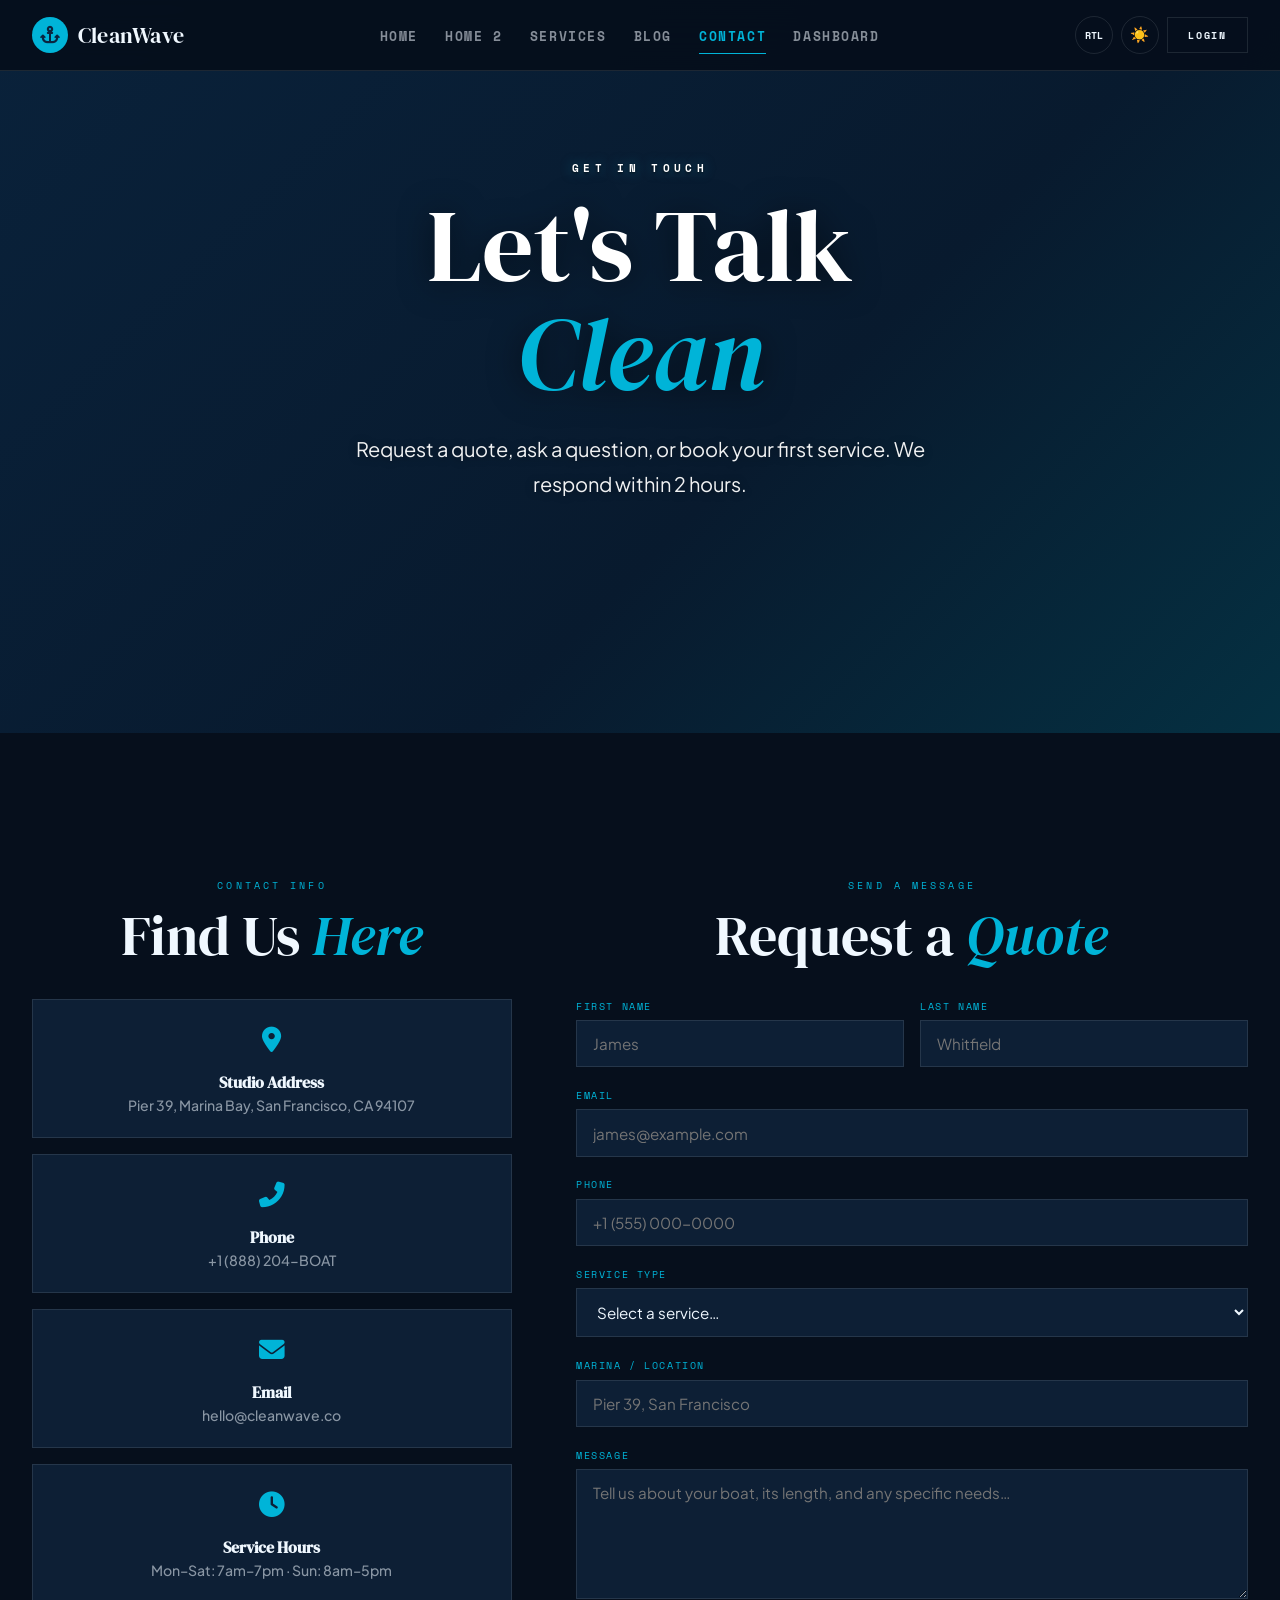
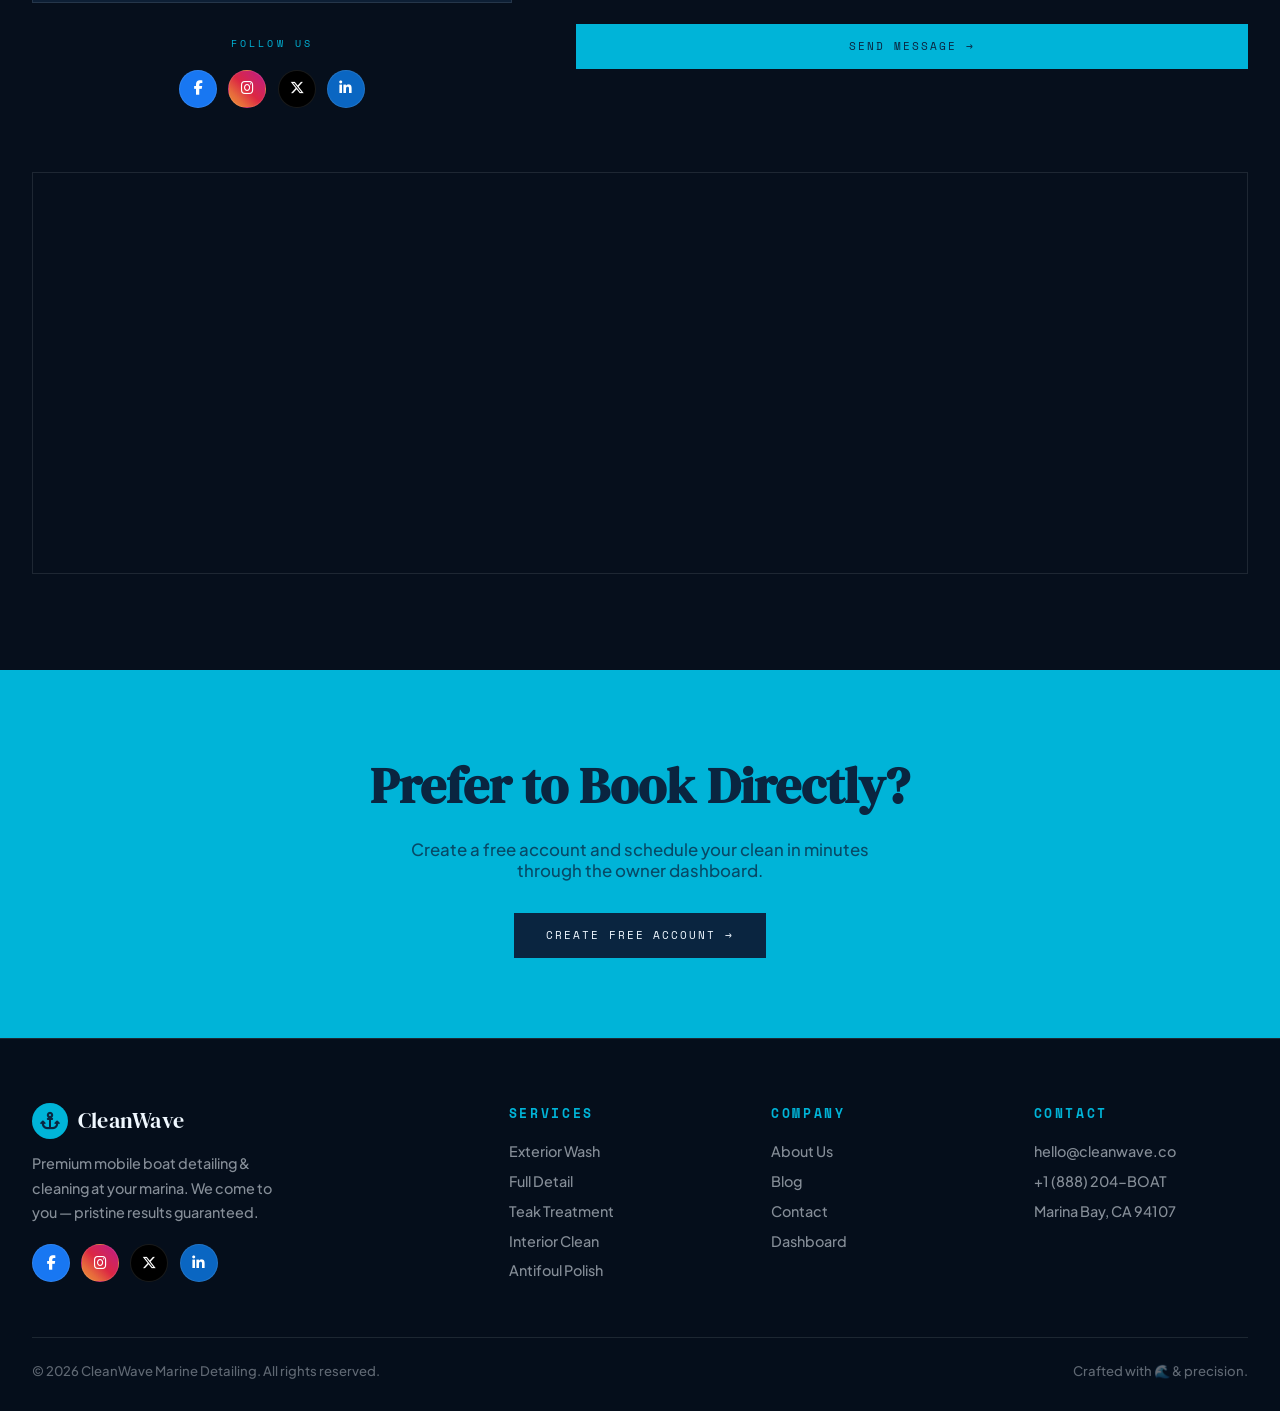
<file: contact.html>
<!DOCTYPE html>
<html lang="en" data-theme="dark" dir="ltr">
<head>
<meta charset="UTF-8"/><meta name="viewport" content="width=device-width,initial-scale=1.0"/>
<title>Contact · CleanWave</title>
<link rel="stylesheet" href="style.css"/>
<link rel="stylesheet" href="https://cdnjs.cloudflare.com/ajax/libs/font-awesome/6.5.0/css/all.min.css"/>
<link rel="icon" href="data:image/svg+xml,<svg xmlns='http://www.w3.org/2000/svg' viewBox='0 0 100 100'><text y='.9em' font-size='90'>⚓</text></svg>"/>
</head>
<body>
<div id="nav-inject"></div>

<!-- HERO -->
<section class="hero" style="background-image:url('https://images.unsplash.com/photo-1516307365426-bea591f05011?w=1800&q=80');min-height:55vh;">
  <div class="hero-overlay"></div>
  <div class="hero-content">
    <span class="hero-label">Get in Touch</span>
    <h1 class="hero-title" style="font-size:clamp(3.5rem,8vw,7.5rem);">Let's Talk <em>Clean</em></h1>
    <p class="hero-sub">Request a quote, ask a question, or book your first service. We respond within 2 hours.</p>
  </div>
</section>

<!-- CONTACT SECTION -->
<section style="background:var(--bg)">
  <div class="section-inner">
    <div class="contact-grid">
      <!-- INFO CARDS -->
      <div>
      <div style="text-align:center;">
        <span class="section-label reveal">Contact Info</span>
        <h2 class="section-title reveal" style="margin-bottom:2rem;">Find Us <em style="color:var(--accent);font-style:italic">Here</em></h2>
      </div>
        <div class="contact-card reveal" style="flex-direction:column;text-align:center;justify-content:center;"><div class="contact-icon"><i class="fas fa-map-marker-alt"></i></div><div><h4>Studio Address</h4><p>Pier 39, Marina Bay, San Francisco, CA 94107</p></div></div>
        <div class="contact-card reveal" style="flex-direction:column;text-align:center;justify-content:center;"><div class="contact-icon"><i class="fas fa-phone-alt"></i></div><div><h4>Phone</h4><p>+1 (888) 204-BOAT</p></div></div>
        <div class="contact-card reveal" style="flex-direction:column;text-align:center;justify-content:center;"><div class="contact-icon"><i class="fas fa-envelope"></i></div><div><h4>Email</h4><p>hello@cleanwave.co</p></div></div>
        <div class="contact-card reveal" style="flex-direction:column;text-align:center;justify-content:center;"><div class="contact-icon"><i class="fas fa-clock"></i></div><div><h4>Service Hours</h4><p>Mon–Sat: 7am–7pm · Sun: 8am–5pm</p></div></div>
        <div style="margin-top:2rem;text-align:center;" class="reveal">
          <span class="section-label" style="margin-bottom:.8rem;display:block;">Follow Us</span>
          <div class="social-row" style="justify-content:center;">
            <a href="#" class="si si-fb" aria-label="Facebook"><i class="fab fa-facebook-f"></i></a>
            <a href="#" class="si si-ig" aria-label="Instagram"><i class="fab fa-instagram"></i></a>
            <a href="#" class="si si-tw" aria-label="Twitter"><i class="fab fa-x-twitter"></i></a>
            <a href="#" class="si si-li" aria-label="LinkedIn"><i class="fab fa-linkedin-in"></i></a>
          </div>
        </div>
      </div>
      <!-- FORM -->
      <div class="reveal">
        <div style="text-align:center;">
          <span class="section-label">Send a Message</span>
          <h2 class="section-title" style="margin-bottom:2rem;">Request a <em style="color:var(--accent);font-style:italic">Quote</em></h2>
        </div>
        <form id="contact-form">
          <div style="display:grid;grid-template-columns:1fr 1fr;gap:1rem;">
            <div class="form-group"><label>First Name</label><input type="text" placeholder="James" required/></div>
            <div class="form-group"><label>Last Name</label><input type="text" placeholder="Whitfield" required/></div>
          </div>
          <div class="form-group"><label>Email</label><input type="email" placeholder="james@example.com" required/></div>
          <div class="form-group"><label>Phone</label><input type="tel" placeholder="+1 (555) 000-0000"/></div>
          <div class="form-group"><label>Service Type</label>
            <select>
              <option value="">Select a service…</option>
              <option>Exterior Wash</option>
              <option>Full Detail (Captain)</option>
              <option>Yacht Spa (Commodore)</option>
              <option>Teak Treatment</option>
              <option>Interior Clean</option>
              <option>Custom / Fleet</option>
            </select>
          </div>
          <div class="form-group"><label>Marina / Location</label><input type="text" placeholder="Pier 39, San Francisco"/></div>
          <div class="form-group"><label>Message</label><textarea placeholder="Tell us about your boat, its length, and any specific needs…"></textarea></div>
          <button type="submit" class="btn btn-primary" style="width:100%;justify-content:center;"><span>Send Message →</span></button>
        </form>
      </div>
    </div>
    <!-- MAP -->
    <div class="map-wrap reveal" style="margin-top:4rem;">
      <iframe src="https://www.google.com/maps/embed?pb=!1m18!1m12!1m3!1d3152.9!2d-122.41!3d37.81!2m3!1f0!2f0!3f0!3m2!1i1024!2i768!4f13.1!3m3!1m2!1s0x808580f0a3c79cdf%3A0x8a9e1ec32c0f4b8e!2sPier+39%2C+San+Francisco%2C+CA!5e0!3m2!1sen!2sus!4v1700000000000" width="100%" height="400" style="border:0;display:block;filter:saturate(.7) contrast(1.1);" allowfullscreen loading="lazy"></iframe>
    </div>
  </div>
</section>

<!-- CTA -->
<section class="cta-banner">
  <div class="section-inner">
    <h2 class="reveal">Prefer to Book Directly?</h2>
    <p class="reveal">Create a free account and schedule your clean in minutes through the owner dashboard.</p>
    <a href="register.html" class="btn reveal"><span>Create Free Account →</span></a>
  </div>
</section>

<div id="footer-inject"></div>
<script src="components.js"></script><script src="main.js"></script>
</body>
</html>
</file>
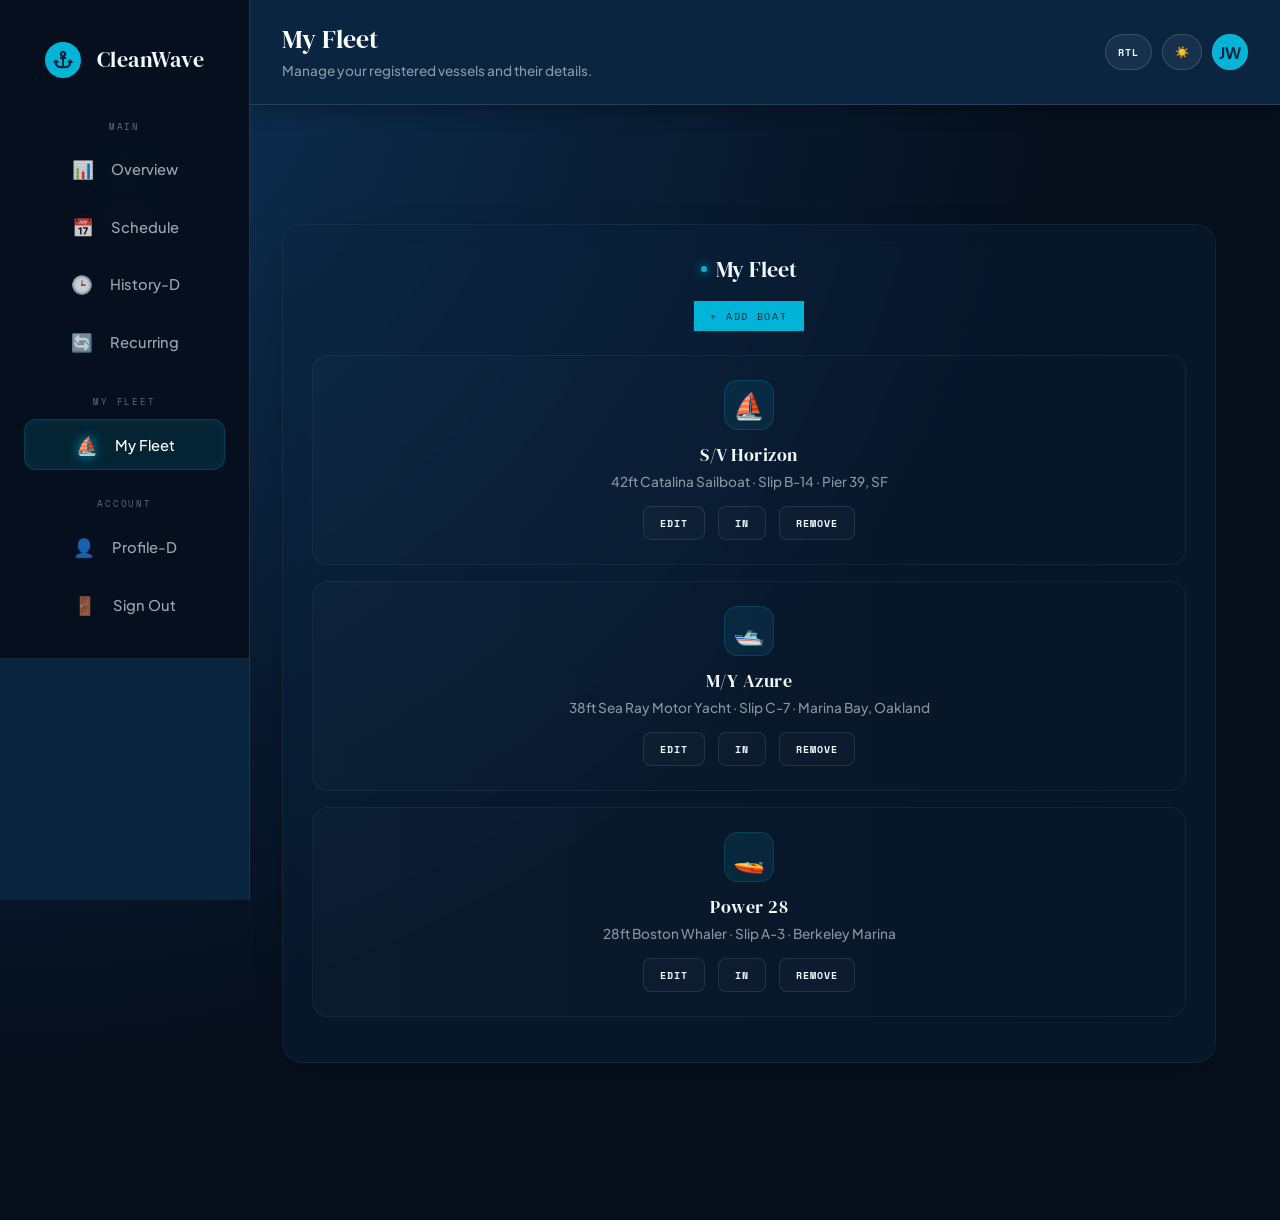
<file: dashboard-boats.html>
<!DOCTYPE html>
<html lang="en" data-theme="dark" dir="ltr">
<head>
<meta charset="UTF-8"/><meta name="viewport" content="width=device-width,initial-scale=1.0"/>
<title>My Fleet · CleanWave</title>
<link rel="stylesheet" href="style.css"/>
<link rel="stylesheet" href="dashboard.css"/>
<link rel="stylesheet" href="https://cdnjs.cloudflare.com/ajax/libs/font-awesome/6.5.0/css/all.min.css"/>
<link rel="icon" href="data:image/svg+xml,<svg xmlns='http://www.w3.org/2000/svg' viewBox='0 0 100 100'><text y='.9em' font-size='90'>⚓</text></svg>"/>
</head>
<body>
<div class="cursor"></div><div class="cursor-ring"></div>

<div class="dash-layout">
  <aside class="dash-sidebar" id="dash-sidebar">
    
  <div class="sidebar-logo">
    
    

  </div>
  <nav class="sidebar-nav">
    <a href="index.html" class="nav-logo">
      <div class="nav-logo-icon"><i class="fas fa-anchor" style="color:var(--primary);"></i></div>
      <span class="nav-logo-text">CleanWave</span>
    </a>
    <span class="sidebar-section-label">Main</span>
    <a href="dashboard.html" ><span class="nav-icon">📊</span>Overview</a>
    <a href="dashboard-schedule.html" ><span class="nav-icon">📅</span>Schedule</a>
    <a href="dashboard-history.html" ><span class="nav-icon">🕒</span>History-D</a>
    <a href="dashboard-recurring.html" ><span class="nav-icon">🔄</span>Recurring</a>
    <span class="sidebar-section-label">My Fleet</span>
    <a href="dashboard-boats.html" class="active"><span class="nav-icon">⛵</span>My Fleet</a>
    <span class="sidebar-section-label">Account</span>
    <a href="dashboard-profile.html" ><span class="nav-icon">👤</span>Profile-D</a>

    <a href="index.html" class="logout-link"><span class="nav-icon">🚪</span>Sign Out</a>
  </nav>
  <div class="sidebar-bottom">
    <div class="sidebar-user">
      <div class="user-avatar">JW</div>
      <div class="user-info"><h4>James Whitfield</h4><p>Boat Owner</p></div>
    </div>
  </div>

  </aside>

  <main class="dash-main">
    <div class="dash-topbar">
      <div class="topbar-left" style="display:flex;align-items:center;gap:1.2rem;">
        <button class="sidebar-toggle" id="sidebar-toggle">☰</button>
        <div>
          <h1 id="page-heading">My Fleet</h1>
          <p id="page-sub">Manage your registered vessels and their details.</p>
        </div>
      </div>
      <div class="topbar-right">
        <button class="topbar-toggle-btn rtl-btn" aria-label="RTL toggle" title="Toggle RTL"><span class="rtl-lbl" style="font-family:'Space Mono',monospace;font-size:.6rem;font-weight:700;">RTL</span></button>
        <button class="topbar-toggle-btn theme-btn" aria-label="Theme toggle" title="Toggle Theme">☀️</button>

        <div class="topbar-btn" style="background:var(--accent);color:var(--primary);width:36px;height:36px;border-radius:50%;display:flex;align-items:center;justify-content:center;font-weight:700;">JW</div>
      </div>
    </div>

    <div class="dash-content">
      <section id="section-boats">
      <div class="dash-card reveal">
        <div class="dash-card-header"><h3>My Fleet</h3><button class="btn btn-primary" style="border:none;cursor:pointer;font-size:.6rem;padding:.5rem 1rem;"><span>+ Add Boat</span></button></div>
        <div class="boat-card reveal"><div class="boat-info"><div class="boat-icon-wrap">⛵</div><div><div class="boat-name">S/V Horizon</div><div class="boat-detail">42ft Catalina Sailboat · Slip B-14 · Pier 39, SF</div></div></div><div class="boat-actions"><button class="action-btn">Edit</button><button class="action-btn">IN</button><button class="action-btn danger">Remove</button></div></div>
        <div class="boat-card reveal stagger-1"><div class="boat-info"><div class="boat-icon-wrap">🛥️</div><div><div class="boat-name">M/Y Azure</div><div class="boat-detail">38ft Sea Ray Motor Yacht · Slip C-7 · Marina Bay, Oakland</div></div></div><div class="boat-actions"><button class="action-btn">Edit</button><button class="action-btn">IN</button><button class="action-btn danger">Remove</button></div></div>
        <div class="boat-card reveal stagger-2"><div class="boat-info"><div class="boat-icon-wrap">🚤</div><div><div class="boat-name">Power 28</div><div class="boat-detail">28ft Boston Whaler · Slip A-3 · Berkeley Marina</div></div></div><div class="boat-actions"><button class="action-btn">Edit</button><button class="action-btn">IN</button><button class="action-btn danger">Remove</button></div></div>
      </div>
    </section>
    </div>
  </main>
</div>

<script src="main.js"></script>
<script>
const sbt=document.getElementById('sidebar-toggle'),dsb=document.getElementById('dash-sidebar');
if(sbt) sbt.addEventListener('click',()=>dsb&&dsb.classList.toggle('open'));
document.querySelectorAll('.toggle-switch').forEach(t=>t.addEventListener('click',()=>t.classList.toggle('on')));
</script>
</body>
</html>
</file>
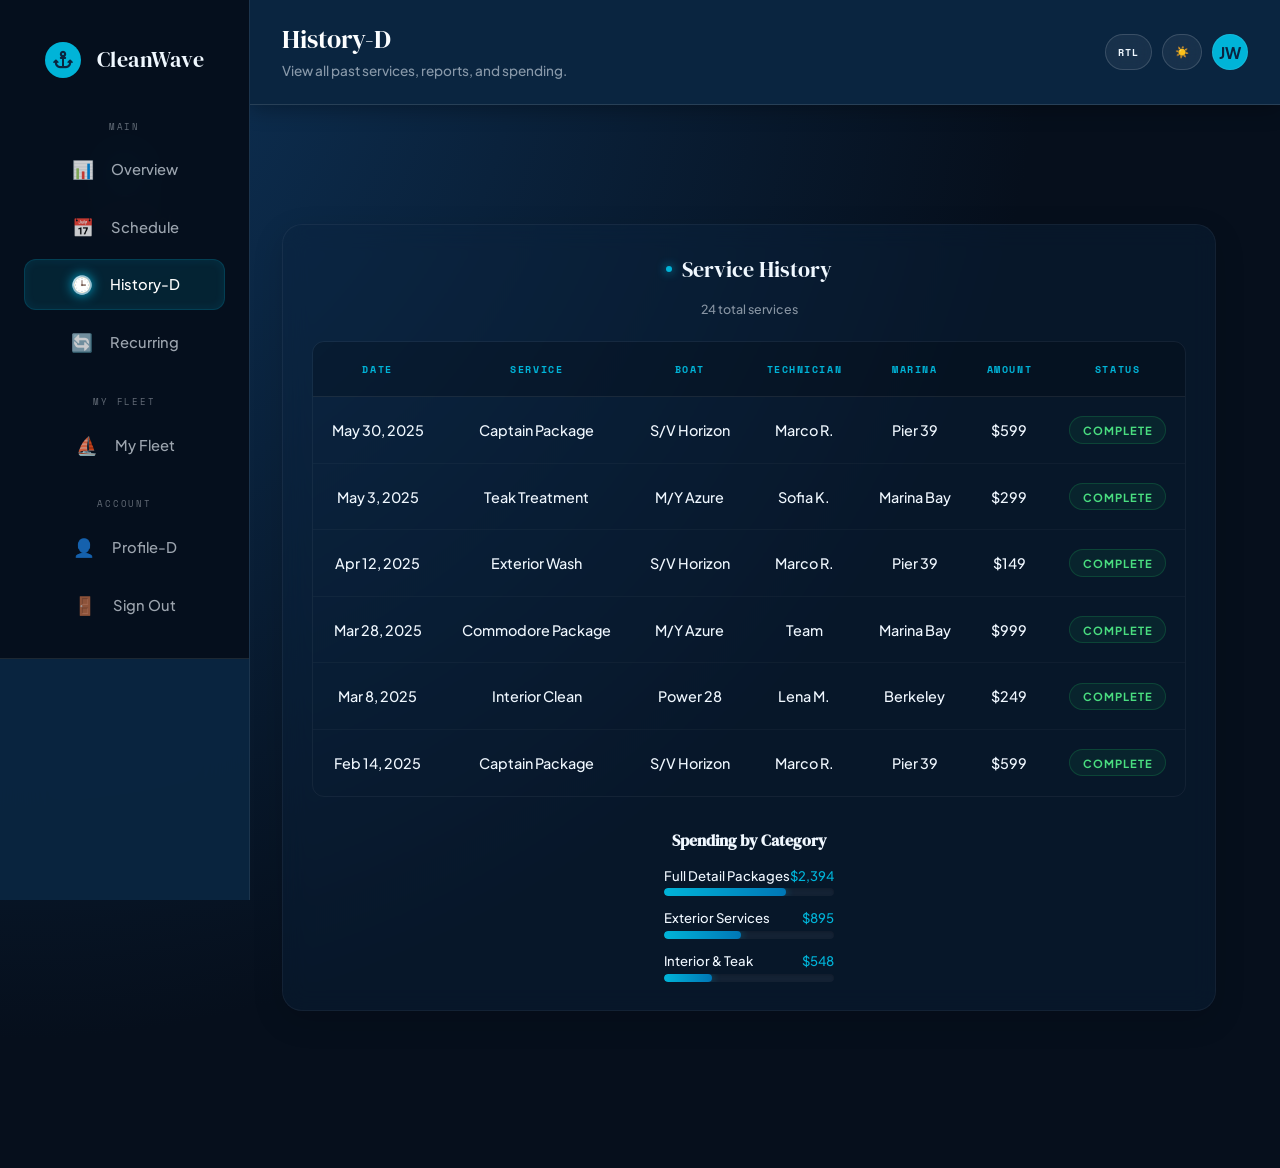
<file: dashboard-history.html>
<!DOCTYPE html>
<html lang="en" data-theme="dark" dir="ltr">
<head>
<meta charset="UTF-8"/><meta name="viewport" content="width=device-width,initial-scale=1.0"/>
<title>History-D · CleanWave</title>
<link rel="stylesheet" href="style.css"/>
<link rel="stylesheet" href="dashboard.css"/>
<link rel="stylesheet" href="https://cdnjs.cloudflare.com/ajax/libs/font-awesome/6.5.0/css/all.min.css"/>
<link rel="icon" href="data:image/svg+xml,<svg xmlns='http://www.w3.org/2000/svg' viewBox='0 0 100 100'><text y='.9em' font-size='90'>⚓</text></svg>"/>
</head>
<body>
<div class="cursor"></div><div class="cursor-ring"></div>

<div class="dash-layout">
  <aside class="dash-sidebar" id="dash-sidebar">
    
  <div class="sidebar-logo">
    
   

  </div>
  <nav class="sidebar-nav">
     <a href="index.html" class="nav-logo">
      <div class="nav-logo-icon"><i class="fas fa-anchor" style="color:var(--primary);"></i></div>
      <span class="nav-logo-text">CleanWave</span>
    </a>
    <span class="sidebar-section-label">Main</span>
    <a href="dashboard.html" ><span class="nav-icon">📊</span>Overview</a>
    <a href="dashboard-schedule.html" ><span class="nav-icon">📅</span>Schedule</a>
    <a href="dashboard-history.html" class="active"><span class="nav-icon">🕒</span>History-D</a>
    <a href="dashboard-recurring.html" ><span class="nav-icon">🔄</span>Recurring</a>
    <span class="sidebar-section-label">My Fleet</span>
    <a href="dashboard-boats.html" ><span class="nav-icon">⛵</span>My Fleet</a>
    <span class="sidebar-section-label">Account</span>
    <a href="dashboard-profile.html" ><span class="nav-icon">👤</span>Profile-D</a>

    <a href="index.html" class="logout-link"><span class="nav-icon">🚪</span>Sign Out</a>
  </nav>
  <div class="sidebar-bottom">
    <div class="sidebar-user">
      <div class="user-avatar">JW</div>
      <div class="user-info"><h4>James Whitfield</h4><p>Boat Owner</p></div>
    </div>
  </div>

  </aside>

  <main class="dash-main">
    <div class="dash-topbar">
      <div class="topbar-left" style="display:flex;align-items:center;gap:1.2rem;">
        <button class="sidebar-toggle" id="sidebar-toggle">☰</button>
        <div>
          <h1 id="page-heading">History-D</h1>
          <p id="page-sub">View all past services, reports, and spending.</p>
        </div>
      </div>
      <div class="topbar-right">
        <button class="topbar-toggle-btn rtl-btn" aria-label="RTL toggle" title="Toggle RTL"><span class="rtl-lbl" style="font-family:'Space Mono',monospace;font-size:.6rem;font-weight:700;">RTL</span></button>
        <button class="topbar-toggle-btn theme-btn" aria-label="Theme toggle" title="Toggle Theme">☀️</button>

        <div class="topbar-btn" style="background:var(--accent);color:var(--primary);width:36px;height:36px;border-radius:50%;display:flex;align-items:center;justify-content:center;font-weight:700;">JW</div>
      </div>
    </div>

    <div class="dash-content">
      <section id="section-history">
      <div class="dash-card reveal">
        <div class="dash-card-header"><h3>Service History</h3><span style="font-size:.78rem;color:var(--text-muted);">24 total services</span></div>
        <div class="table-responsive">
        <table class="data-table">
          <thead><tr><th>Date</th><th>Service</th><th>Boat</th><th>Technician</th><th>Marina</th><th>Amount</th><th>Status</th></tr></thead>
          <tbody>
            <tr><td>May 30, 2025</td><td>Captain Package</td><td>S/V Horizon</td><td>Marco R.</td><td>Pier 39</td><td>$599</td><td><span class="status status-success">Complete</span></td></tr>
            <tr><td>May 3, 2025</td><td>Teak Treatment</td><td>M/Y Azure</td><td>Sofia K.</td><td>Marina Bay</td><td>$299</td><td><span class="status status-success">Complete</span></td></tr>
            <tr><td>Apr 12, 2025</td><td>Exterior Wash</td><td>S/V Horizon</td><td>Marco R.</td><td>Pier 39</td><td>$149</td><td><span class="status status-success">Complete</span></td></tr>
            <tr><td>Mar 28, 2025</td><td>Commodore Package</td><td>M/Y Azure</td><td>Team</td><td>Marina Bay</td><td>$999</td><td><span class="status status-success">Complete</span></td></tr>
            <tr><td>Mar 8, 2025</td><td>Interior Clean</td><td>Power 28</td><td>Lena M.</td><td>Berkeley</td><td>$249</td><td><span class="status status-success">Complete</span></td></tr>
            <tr><td>Feb 14, 2025</td><td>Captain Package</td><td>S/V Horizon</td><td>Marco R.</td><td>Pier 39</td><td>$599</td><td><span class="status status-success">Complete</span></td></tr>
          </tbody>
        </table>
        </div>
        <div style="margin-top:2rem;">
          <h4 style="font-family:'DM Serif Display',serif;margin-bottom:1rem;">Spending by Category</h4>
          <div style="display:flex;flex-direction:column;gap:.8rem;">
            <div><div style="display:flex;justify-content:space-between;font-size:.82rem;margin-bottom:.3rem;"><span>Full Detail Packages</span><span style="color:var(--accent);">$2,394</span></div><div class="progress-bar"><div class="progress-fill" data-width="72%" style="width:0%"></div></div></div>
            <div><div style="display:flex;justify-content:space-between;font-size:.82rem;margin-bottom:.3rem;"><span>Exterior Services</span><span style="color:var(--accent);">$895</span></div><div class="progress-bar"><div class="progress-fill" data-width="45%" style="width:0%"></div></div></div>
            <div><div style="display:flex;justify-content:space-between;font-size:.82rem;margin-bottom:.3rem;"><span>Interior & Teak</span><span style="color:var(--accent);">$548</span></div><div class="progress-bar"><div class="progress-fill" data-width="28%" style="width:0%"></div></div></div>
          </div>
        </div>
      </div>
    </section>
    </div>
  </main>
</div>

<script src="main.js"></script>
<script>
const sbt=document.getElementById('sidebar-toggle'),dsb=document.getElementById('dash-sidebar');
if(sbt) sbt.addEventListener('click',()=>dsb&&dsb.classList.toggle('open'));
document.querySelectorAll('.toggle-switch').forEach(t=>t.addEventListener('click',()=>t.classList.toggle('on')));
</script>
</body>
</html>
</file>
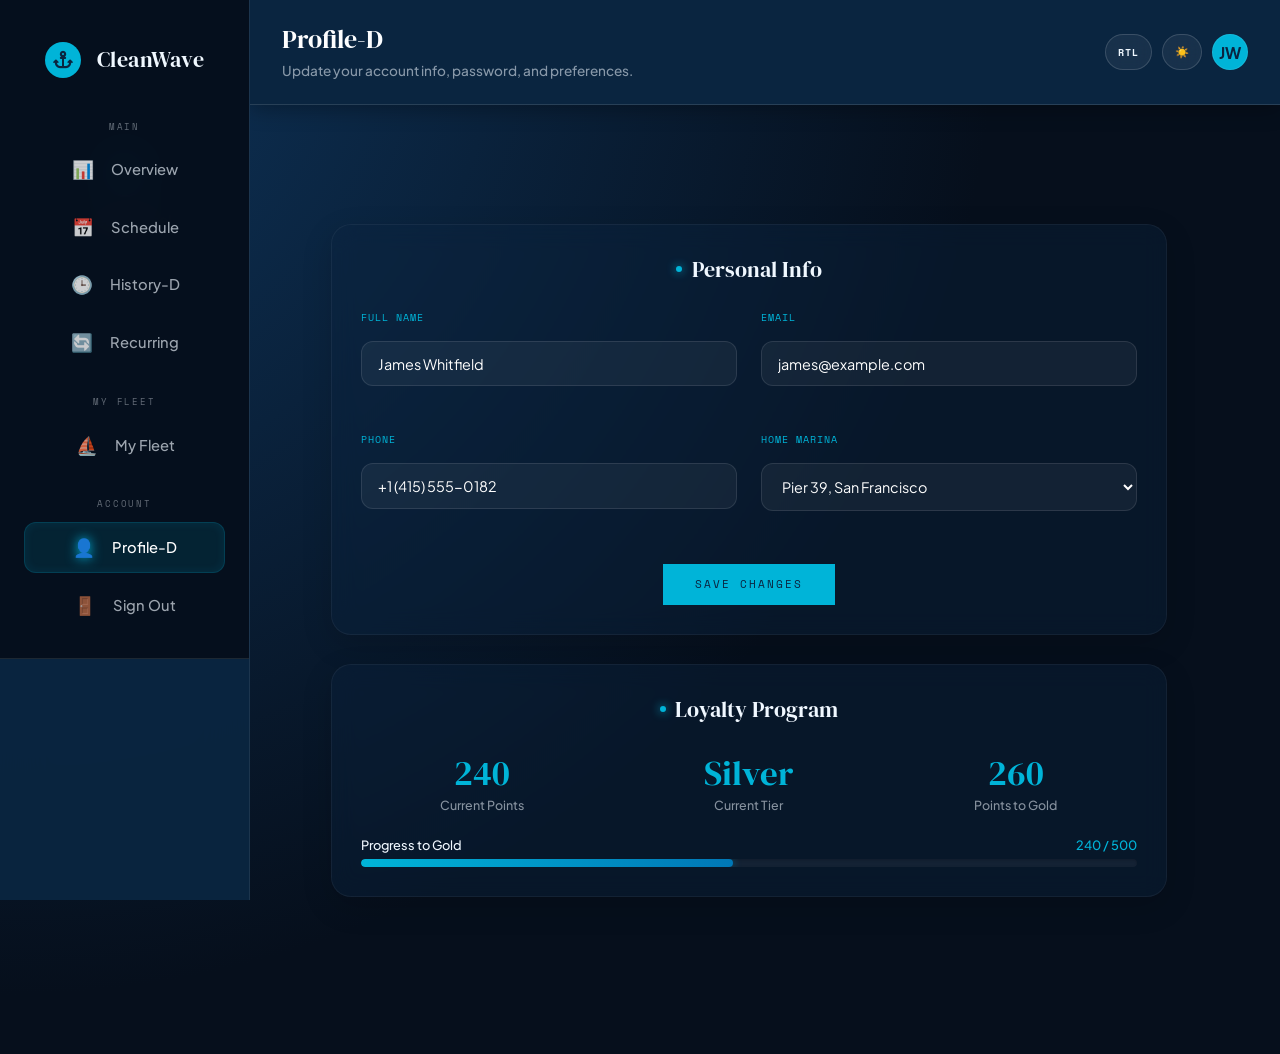
<file: dashboard-profile.html>
<!DOCTYPE html>
<html lang="en" data-theme="dark" dir="ltr">
<head>
<meta charset="UTF-8"/><meta name="viewport" content="width=device-width,initial-scale=1.0"/>
<title>Profile-D · CleanWave</title>
<link rel="stylesheet" href="style.css"/>
<link rel="stylesheet" href="dashboard.css"/>
<link rel="stylesheet" href="https://cdnjs.cloudflare.com/ajax/libs/font-awesome/6.5.0/css/all.min.css"/>
<link rel="icon" href="data:image/svg+xml,<svg xmlns='http://www.w3.org/2000/svg' viewBox='0 0 100 100'><text y='.9em' font-size='90'>⚓</text></svg>"/>
</head>
<body>
<div class="cursor"></div><div class="cursor-ring"></div>

<div class="dash-layout">
  <aside class="dash-sidebar" id="dash-sidebar">
    
  <div class="sidebar-logo">
    
    

  </div>
  <nav class="sidebar-nav">
    <a href="index.html" class="nav-logo">
      <div class="nav-logo-icon"><i class="fas fa-anchor" style="color:var(--primary);"></i></div>
      <span class="nav-logo-text">CleanWave</span>
    </a>
    <span class="sidebar-section-label">Main</span>
    <a href="dashboard.html" ><span class="nav-icon">📊</span>Overview</a>
    <a href="dashboard-schedule.html" ><span class="nav-icon">📅</span>Schedule</a>
    <a href="dashboard-history.html" ><span class="nav-icon">🕒</span>History-D</a>
    <a href="dashboard-recurring.html" ><span class="nav-icon">🔄</span>Recurring</a>
    <span class="sidebar-section-label">My Fleet</span>
    <a href="dashboard-boats.html" ><span class="nav-icon">⛵</span>My Fleet</a>
    <span class="sidebar-section-label">Account</span>
    <a href="dashboard-profile.html" class="active"><span class="nav-icon">👤</span>Profile-D</a>

    <a href="index.html" class="logout-link"><span class="nav-icon">🚪</span>Sign Out</a>
  </nav>
  <div class="sidebar-bottom">
    <div class="sidebar-user">
      <div class="user-avatar">JW</div>
      <div class="user-info"><h4>James Whitfield</h4><p>Boat Owner</p></div>
    </div>
  </div>

  </aside>

  <main class="dash-main">
    <div class="dash-topbar">
      <div class="topbar-left" style="display:flex;align-items:center;gap:1.2rem;">
        <button class="sidebar-toggle" id="sidebar-toggle">☰</button>
        <div>
          <h1 id="page-heading">Profile-D</h1>
          <p id="page-sub">Update your account info, password, and preferences.</p>
        </div>
      </div>
      <div class="topbar-right">
        <button class="topbar-toggle-btn rtl-btn" aria-label="RTL toggle" title="Toggle RTL"><span class="rtl-lbl" style="font-family:'Space Mono',monospace;font-size:.6rem;font-weight:700;">RTL</span></button>
        <button class="topbar-toggle-btn theme-btn" aria-label="Theme toggle" title="Toggle Theme">☀️</button>

        <div class="topbar-btn" style="background:var(--accent);color:var(--primary);width:36px;height:36px;border-radius:50%;display:flex;align-items:center;justify-content:center;font-weight:700;">JW</div>
      </div>
    </div>

    <div class="dash-content">
      <section id="section-profile" style="max-width: 900px; margin: 0 auto;">
        <div class="dash-card reveal">
          <div class="dash-card-header"><h3>Personal Info</h3></div>
          <div class="dash-form">
            <div class="form-row">
              <div class="form-group"><label>Full Name</label><input type="text" value="James Whitfield"/></div>
              <div class="form-group"><label>Email</label><input type="email" value="james@example.com"/></div>
            </div>
            <div class="form-row">
              <div class="form-group"><label>Phone</label><input type="tel" value="+1 (415) 555-0182"/></div>
              <div class="form-group"><label>Home Marina</label><select><option selected>Pier 39, San Francisco</option><option>Marina Bay, Oakland</option><option>Berkeley Marina</option></select></div>
            </div>
            <button class="btn btn-primary" style="border:none;cursor:pointer;margin-top:.5rem; align-self: center; padding: 0.8rem 2rem;"><span>Save Changes</span></button>
          </div>
        </div>
        
        <div class="dash-card reveal" style="margin-top:1.5rem;">
          <div class="dash-card-header"><h3>Loyalty Program</h3></div>
          <div style="display:grid;grid-template-columns:repeat(3,1fr);gap:1.5rem;text-align:center;width:100%;">
            <div><div style="font-family:'DM Serif Display',serif;font-size:2.2rem;color:var(--accent);" data-target="240" data-suffix="">0</div><div style="font-size:.78rem;color:var(--text-muted);">Current Points</div></div>
            <div><div style="font-family:'DM Serif Display',serif;font-size:2.2rem;color:var(--accent);">Silver</div><div style="font-size:.78rem;color:var(--text-muted);">Current Tier</div></div>
            <div><div style="font-family:'DM Serif Display',serif;font-size:2.2rem;color:var(--accent);">260</div><div style="font-size:.78rem;color:var(--text-muted);">Points to Gold</div></div>
          </div>
          <div style="margin-top:1.5rem; width:100%;"><div style="display:flex;justify-content:space-between;font-size:.8rem;margin-bottom:.4rem;"><span>Progress to Gold</span><span style="color:var(--accent);">240 / 500</span></div><div class="progress-bar"><div class="progress-fill" data-width="48%" style="width:0%"></div></div></div>
        </div>
      </section>
    </div>
  </main>
</div>

<script src="main.js"></script>
<script>
const sbt=document.getElementById('sidebar-toggle'),dsb=document.getElementById('dash-sidebar');
if(sbt) sbt.addEventListener('click',()=>dsb&&dsb.classList.toggle('open'));
document.querySelectorAll('.toggle-switch').forEach(t=>t.addEventListener('click',()=>t.classList.toggle('on')));
</script>
</body>
</html>
</file>
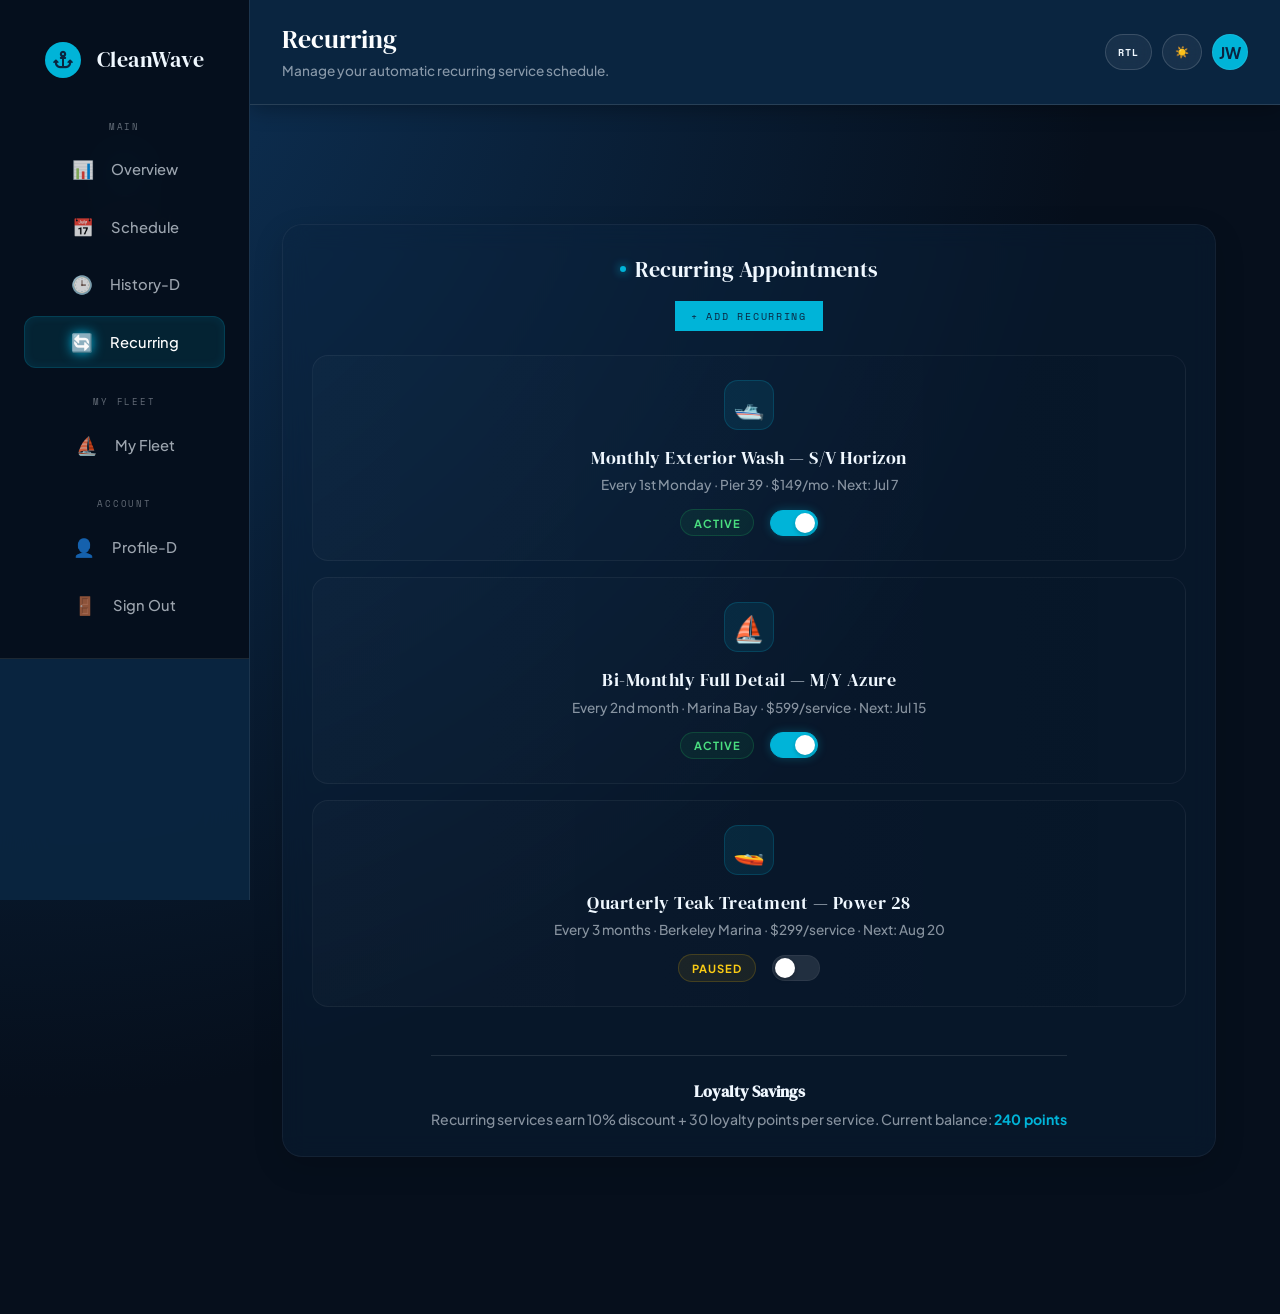
<file: dashboard-recurring.html>
<!DOCTYPE html>
<html lang="en" data-theme="dark" dir="ltr">
<head>
<meta charset="UTF-8"/><meta name="viewport" content="width=device-width,initial-scale=1.0"/>
<title>Recurring · CleanWave</title>
<link rel="stylesheet" href="style.css"/>
<link rel="stylesheet" href="dashboard.css"/>
<link rel="stylesheet" href="https://cdnjs.cloudflare.com/ajax/libs/font-awesome/6.5.0/css/all.min.css"/>
<link rel="icon" href="data:image/svg+xml,<svg xmlns='http://www.w3.org/2000/svg' viewBox='0 0 100 100'><text y='.9em' font-size='90'>⚓</text></svg>"/>
</head>
<body>
<div class="cursor"></div><div class="cursor-ring"></div>

<div class="dash-layout">
  <aside class="dash-sidebar" id="dash-sidebar">
    
  <div class="sidebar-logo">
    
    

  </div>
  <nav class="sidebar-nav">
    <a href="index.html" class="nav-logo">
      <div class="nav-logo-icon"><i class="fas fa-anchor" style="color:var(--primary);"></i></div>
      <span class="nav-logo-text">CleanWave</span>
    </a>
    <span class="sidebar-section-label">Main</span>
    <a href="dashboard.html" ><span class="nav-icon">📊</span>Overview</a>
    <a href="dashboard-schedule.html" ><span class="nav-icon">📅</span>Schedule</a>
    <a href="dashboard-history.html" ><span class="nav-icon">🕒</span>History-D</a>
    <a href="dashboard-recurring.html" class="active"><span class="nav-icon">🔄</span>Recurring</a>
    <span class="sidebar-section-label">My Fleet</span>
    <a href="dashboard-boats.html" ><span class="nav-icon">⛵</span>My Fleet</a>
    <span class="sidebar-section-label">Account</span>
    <a href="dashboard-profile.html" ><span class="nav-icon">👤</span>Profile-D</a>

    <a href="index.html" class="logout-link"><span class="nav-icon">🚪</span>Sign Out</a>
  </nav>
  <div class="sidebar-bottom">
    <div class="sidebar-user">
      <div class="user-avatar">JW</div>
      <div class="user-info"><h4>James Whitfield</h4><p>Boat Owner</p></div>
    </div>
  </div>

  </aside>

  <main class="dash-main">
    <div class="dash-topbar">
      <div class="topbar-left" style="display:flex;align-items:center;gap:1.2rem;">
        <button class="sidebar-toggle" id="sidebar-toggle">☰</button>
        <div>
          <h1 id="page-heading">Recurring</h1>
          <p id="page-sub">Manage your automatic recurring service schedule.</p>
        </div>
      </div>
      <div class="topbar-right">
        <button class="topbar-toggle-btn rtl-btn" aria-label="RTL toggle" title="Toggle RTL"><span class="rtl-lbl" style="font-family:'Space Mono',monospace;font-size:.6rem;font-weight:700;">RTL</span></button>
        <button class="topbar-toggle-btn theme-btn" aria-label="Theme toggle" title="Toggle Theme">☀️</button>

        <div class="topbar-btn" style="background:var(--accent);color:var(--primary);width:36px;height:36px;border-radius:50%;display:flex;align-items:center;justify-content:center;font-weight:700;">JW</div>
      </div>
    </div>

    <div class="dash-content">
      <section id="section-recurring">
      <div class="dash-card reveal">
        <div class="dash-card-header"><h3>Recurring Appointments</h3><button class="btn btn-primary" style="border:none;cursor:pointer;font-size:.6rem;padding:.5rem 1rem;"><span>+ Add Recurring</span></button></div>
        <div class="recur-card reveal">
          <span class="recur-icon">🛥️</span>
          <div style="flex:1"><div class="recur-name">Monthly Exterior Wash — S/V Horizon</div><div class="recur-detail">Every 1st Monday · Pier 39 · $149/mo · Next: Jul 7</div></div>
          <div style="display:flex;align-items:center;gap:1rem;"><span class="status status-success">Active</span><div class="toggle-switch on" title="Toggle active"></div></div>
        </div>
        <div class="recur-card reveal stagger-1">
          <span class="recur-icon">⛵</span>
          <div style="flex:1"><div class="recur-name">Bi-Monthly Full Detail — M/Y Azure</div><div class="recur-detail">Every 2nd month · Marina Bay · $599/service · Next: Jul 15</div></div>
          <div style="display:flex;align-items:center;gap:1rem;"><span class="status status-success">Active</span><div class="toggle-switch on" title="Toggle active"></div></div>
        </div>
        <div class="recur-card reveal stagger-2">
          <span class="recur-icon">🚤</span>
          <div style="flex:1"><div class="recur-name">Quarterly Teak Treatment — Power 28</div><div class="recur-detail">Every 3 months · Berkeley Marina · $299/service · Next: Aug 20</div></div>
          <div style="display:flex;align-items:center;gap:1rem;"><span class="status status-pending">Paused</span><div class="toggle-switch" title="Toggle active"></div></div>
        </div>
        <div style="margin-top:2rem;padding-top:1.5rem;border-top:1px solid var(--border);">
          <h4 style="font-family:'DM Serif Display',serif;margin-bottom:.5rem;">Loyalty Savings</h4>
          <p style="font-size:.88rem;color:var(--text-muted);">Recurring services earn 10% discount + 30 loyalty points per service. Current balance: <strong style="color:var(--accent);">240 points</strong></p>
        </div>
      </div>
    </section>
    </div>
  </main>
</div>

<script src="main.js"></script>
<script>
const sbt=document.getElementById('sidebar-toggle'),dsb=document.getElementById('dash-sidebar');
if(sbt) sbt.addEventListener('click',()=>dsb&&dsb.classList.toggle('open'));
document.querySelectorAll('.toggle-switch').forEach(t=>t.addEventListener('click',()=>t.classList.toggle('on')));
</script>
</body>
</html>
</file>
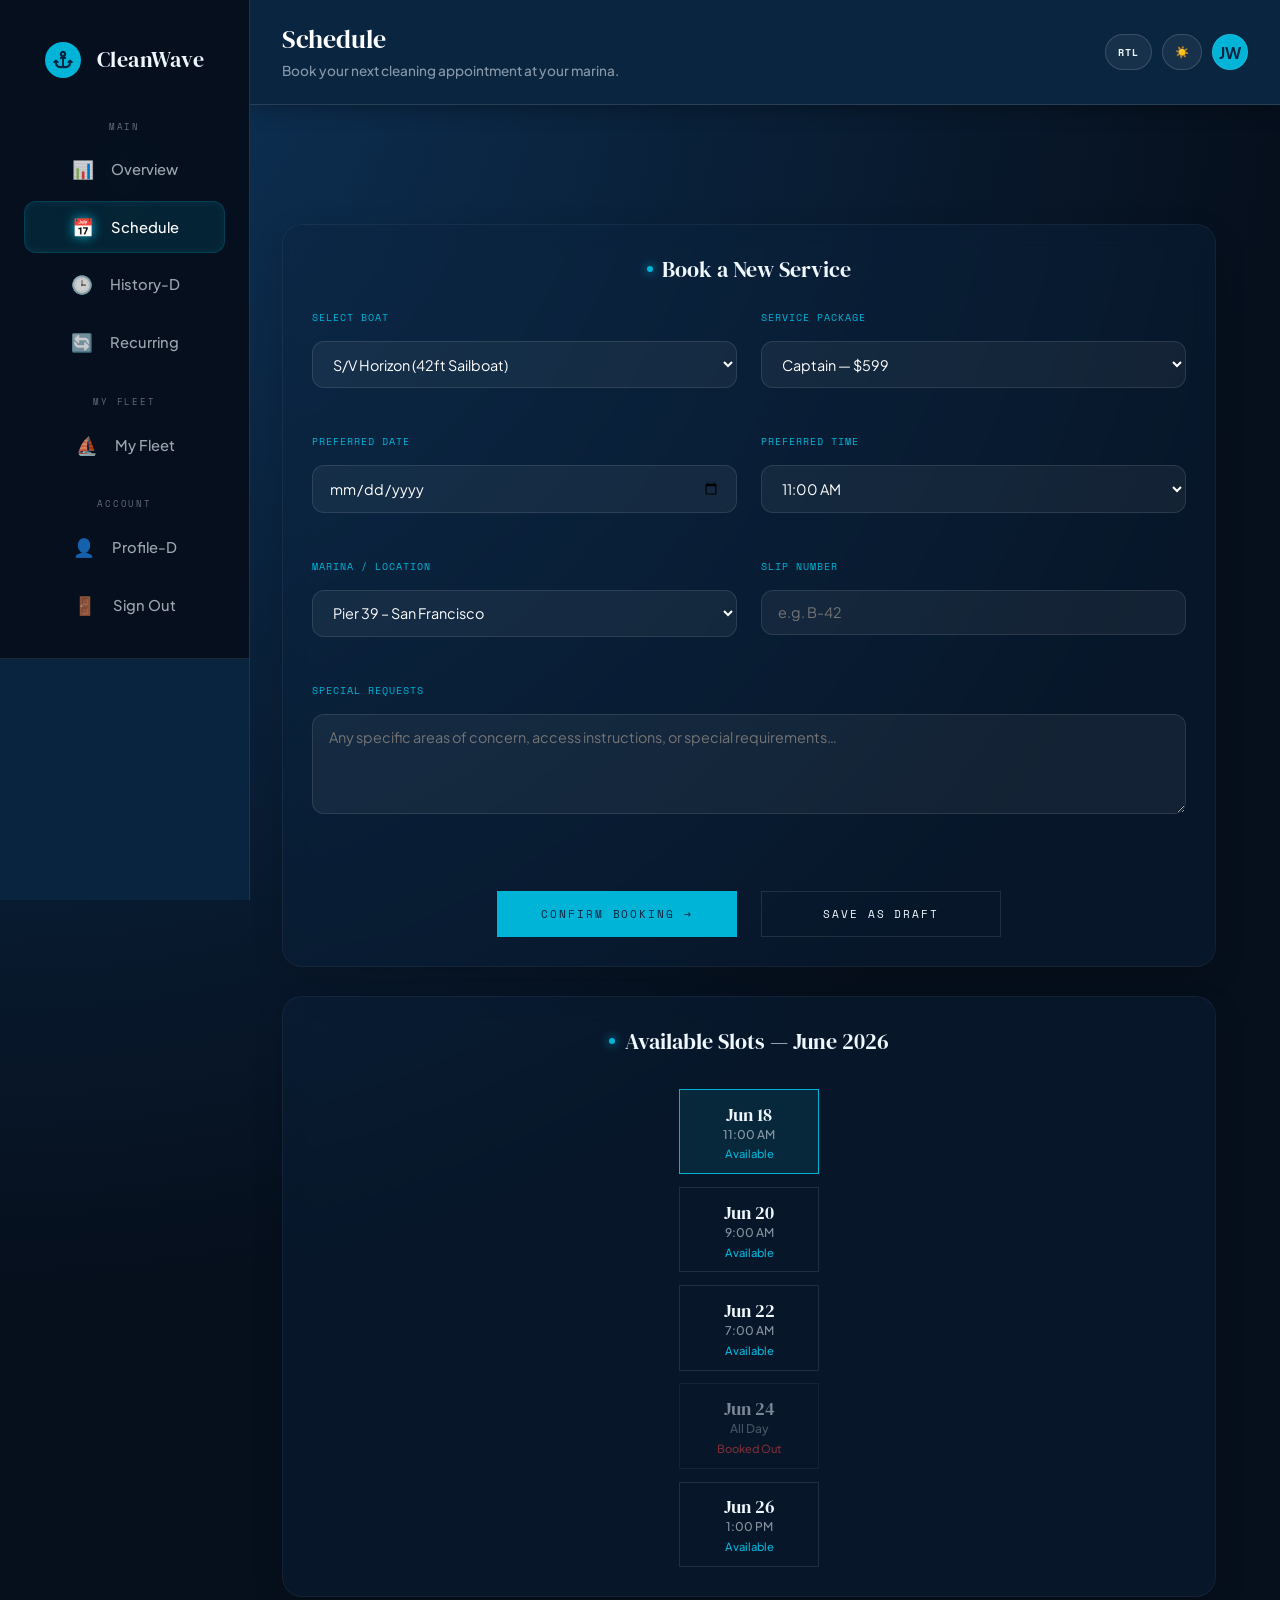
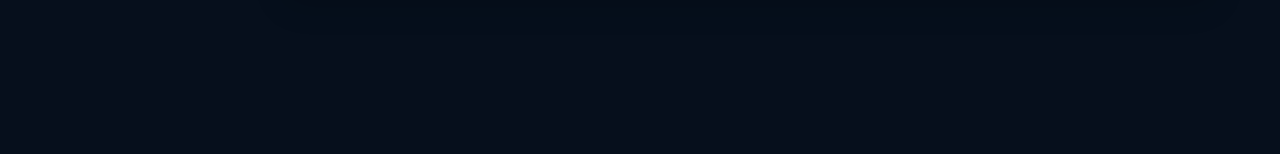
<file: dashboard-schedule.html>
<!DOCTYPE html>
<html lang="en" data-theme="dark" dir="ltr">
<head>
<meta charset="UTF-8"/><meta name="viewport" content="width=device-width,initial-scale=1.0"/>
<title>Schedule · CleanWave</title>
<link rel="stylesheet" href="style.css"/>
<link rel="stylesheet" href="dashboard.css"/>
<link rel="stylesheet" href="https://cdnjs.cloudflare.com/ajax/libs/font-awesome/6.5.0/css/all.min.css"/>
<link rel="icon" href="data:image/svg+xml,<svg xmlns='http://www.w3.org/2000/svg' viewBox='0 0 100 100'><text y='.9em' font-size='90'>⚓</text></svg>"/>
</head>
<body>
<div class="cursor"></div><div class="cursor-ring"></div>

<div class="dash-layout">
  <aside class="dash-sidebar" id="dash-sidebar">
    
  <div class="sidebar-logo">
    
    

  </div>
  <nav class="sidebar-nav">
    <a href="index.html" class="nav-logo">
      <div class="nav-logo-icon"><i class="fas fa-anchor" style="color:var(--primary);"></i></div>
      <span class="nav-logo-text">CleanWave</span>
    </a>
    <span class="sidebar-section-label">Main</span>
    <a href="dashboard.html" ><span class="nav-icon">📊</span>Overview</a>
    <a href="dashboard-schedule.html" class="active"><span class="nav-icon">📅</span>Schedule</a>
    <a href="dashboard-history.html" ><span class="nav-icon">🕒</span>History-D</a>
    <a href="dashboard-recurring.html" ><span class="nav-icon">🔄</span>Recurring</a>
    <span class="sidebar-section-label">My Fleet</span>
    <a href="dashboard-boats.html" ><span class="nav-icon">⛵</span>My Fleet</a>
    <span class="sidebar-section-label">Account</span>
    <a href="dashboard-profile.html" ><span class="nav-icon">👤</span>Profile-D</a>

    <a href="index.html" class="logout-link"><span class="nav-icon">🚪</span>Sign Out</a>
  </nav>
  <div class="sidebar-bottom">
    <div class="sidebar-user">
      <div class="user-avatar">JW</div>
      <div class="user-info"><h4>James Whitfield</h4><p>Boat Owner</p></div>
    </div>
  </div>

  </aside>

  <main class="dash-main">
    <div class="dash-topbar">
      <div class="topbar-left" style="display:flex;align-items:center;gap:1.2rem;">
        <button class="sidebar-toggle" id="sidebar-toggle">☰</button>
        <div>
          <h1 id="page-heading">Schedule</h1>
          <p id="page-sub">Book your next cleaning appointment at your marina.</p>
        </div>
      </div>
      <div class="topbar-right">
        <button class="topbar-toggle-btn rtl-btn" aria-label="RTL toggle" title="Toggle RTL"><span class="rtl-lbl" style="font-family:'Space Mono',monospace;font-size:.6rem;font-weight:700;">RTL</span></button>
        <button class="topbar-toggle-btn theme-btn" aria-label="Theme toggle" title="Toggle Theme">☀️</button>

        <div class="topbar-btn" style="background:var(--accent);color:var(--primary);width:36px;height:36px;border-radius:50%;display:flex;align-items:center;justify-content:center;font-weight:700;">JW</div>
      </div>
    </div>

    <div class="dash-content">
      <section id="section-schedule">
      <div class="dash-card reveal">
        <div class="dash-card-header"><h3>Book a New Service</h3></div>
        <div class="dash-form">
          <div class="form-row">
            <div class="form-group"><label>Select Boat</label><select><option>S/V Horizon (42ft Sailboat)</option><option>M/Y Azure (38ft Motor Yacht)</option><option>Power 28 (28ft Powerboat)</option></select></div>
            <div class="form-group"><label>Service Package</label><select><option>Skipper — $299</option><option selected>Captain — $599</option><option>Commodore — $999</option><option>Exterior Wash — $149</option><option>Teak Treatment — $299</option></select></div>
          </div>
          <div class="form-row">
            <div class="form-group"><label>Preferred Date</label><input type="date"/></div>
            <div class="form-group"><label>Preferred Time</label><select><option>7:00 AM</option><option>9:00 AM</option><option selected>11:00 AM</option><option>1:00 PM</option><option>3:00 PM</option></select></div>
          </div>
          <div class="form-row">
            <div class="form-group"><label>Marina / Location</label><select><option>Pier 39 – San Francisco</option><option>Marina Bay – Oakland</option><option>Sausalito Marina</option><option>Berkeley Marina</option></select></div>
            <div class="form-group"><label>Slip Number</label><input type="text" placeholder="e.g. B-42"/></div>
          </div>
          <div class="form-group"><label>Special Requests</label><textarea placeholder="Any specific areas of concern, access instructions, or special requirements…" style="min-height:100px;"></textarea></div>
          <div class="schedule-btns" style="display:flex;gap:1rem;flex-wrap:wrap;margin-top:1rem;">
            <button class="btn btn-primary" style="border:none;cursor:pointer;"><span>Confirm Booking →</span></button>
            <button class="btn btn-dark" style="cursor:pointer;"><span>Save as Draft</span></button>
          </div>
        </div>
      </div>
      <div class="dash-card reveal" style="margin-top:1.5rem;">
        <div class="dash-card-header"><h3>Available Slots — June 2026</h3></div>
        <div style="display:grid;grid-template-columns:repeat(auto-fill,minmax(140px,1fr));gap:.8rem;margin-top:.5rem;">
          <div style="border:1px solid var(--accent);padding:.8rem;text-align:center;cursor:pointer;background:var(--accent-10)"><div style="font-family:'DM Serif Display',serif;font-size:1.1rem;">Jun 18</div><div style="font-size:.75rem;color:var(--text-muted);">11:00 AM</div><div style="font-size:.7rem;color:var(--accent);margin-top:.3rem;">Available</div></div>
          <div style="border:1px solid var(--border);padding:.8rem;text-align:center;cursor:pointer;"><div style="font-family:'DM Serif Display',serif;font-size:1.1rem;">Jun 20</div><div style="font-size:.75rem;color:var(--text-muted);">9:00 AM</div><div style="font-size:.7rem;color:var(--accent);margin-top:.3rem;">Available</div></div>
          <div style="border:1px solid var(--border);padding:.8rem;text-align:center;cursor:pointer;"><div style="font-family:'DM Serif Display',serif;font-size:1.1rem;">Jun 22</div><div style="font-size:.75rem;color:var(--text-muted);">7:00 AM</div><div style="font-size:.7rem;color:var(--accent);margin-top:.3rem;">Available</div></div>
          <div style="border:1px solid var(--border);padding:.8rem;text-align:center;cursor:pointer;opacity:.5;"><div style="font-family:'DM Serif Display',serif;font-size:1.1rem;">Jun 24</div><div style="font-size:.75rem;color:var(--text-muted);">All Day</div><div style="font-size:.7rem;color:#ef4444;margin-top:.3rem;">Booked Out</div></div>
          <div style="border:1px solid var(--border);padding:.8rem;text-align:center;cursor:pointer;"><div style="font-family:'DM Serif Display',serif;font-size:1.1rem;">Jun 26</div><div style="font-size:.75rem;color:var(--text-muted);">1:00 PM</div><div style="font-size:.7rem;color:var(--accent);margin-top:.3rem;">Available</div></div>
        </div>
      </div>
    </section>
    </div>
  </main>
</div>

<script src="main.js"></script>
<script>
const sbt=document.getElementById('sidebar-toggle'),dsb=document.getElementById('dash-sidebar');
if(sbt) sbt.addEventListener('click',()=>dsb&&dsb.classList.toggle('open'));
document.querySelectorAll('.toggle-switch').forEach(t=>t.addEventListener('click',()=>t.classList.toggle('on')));
</script>
</body>
</html>
</file>
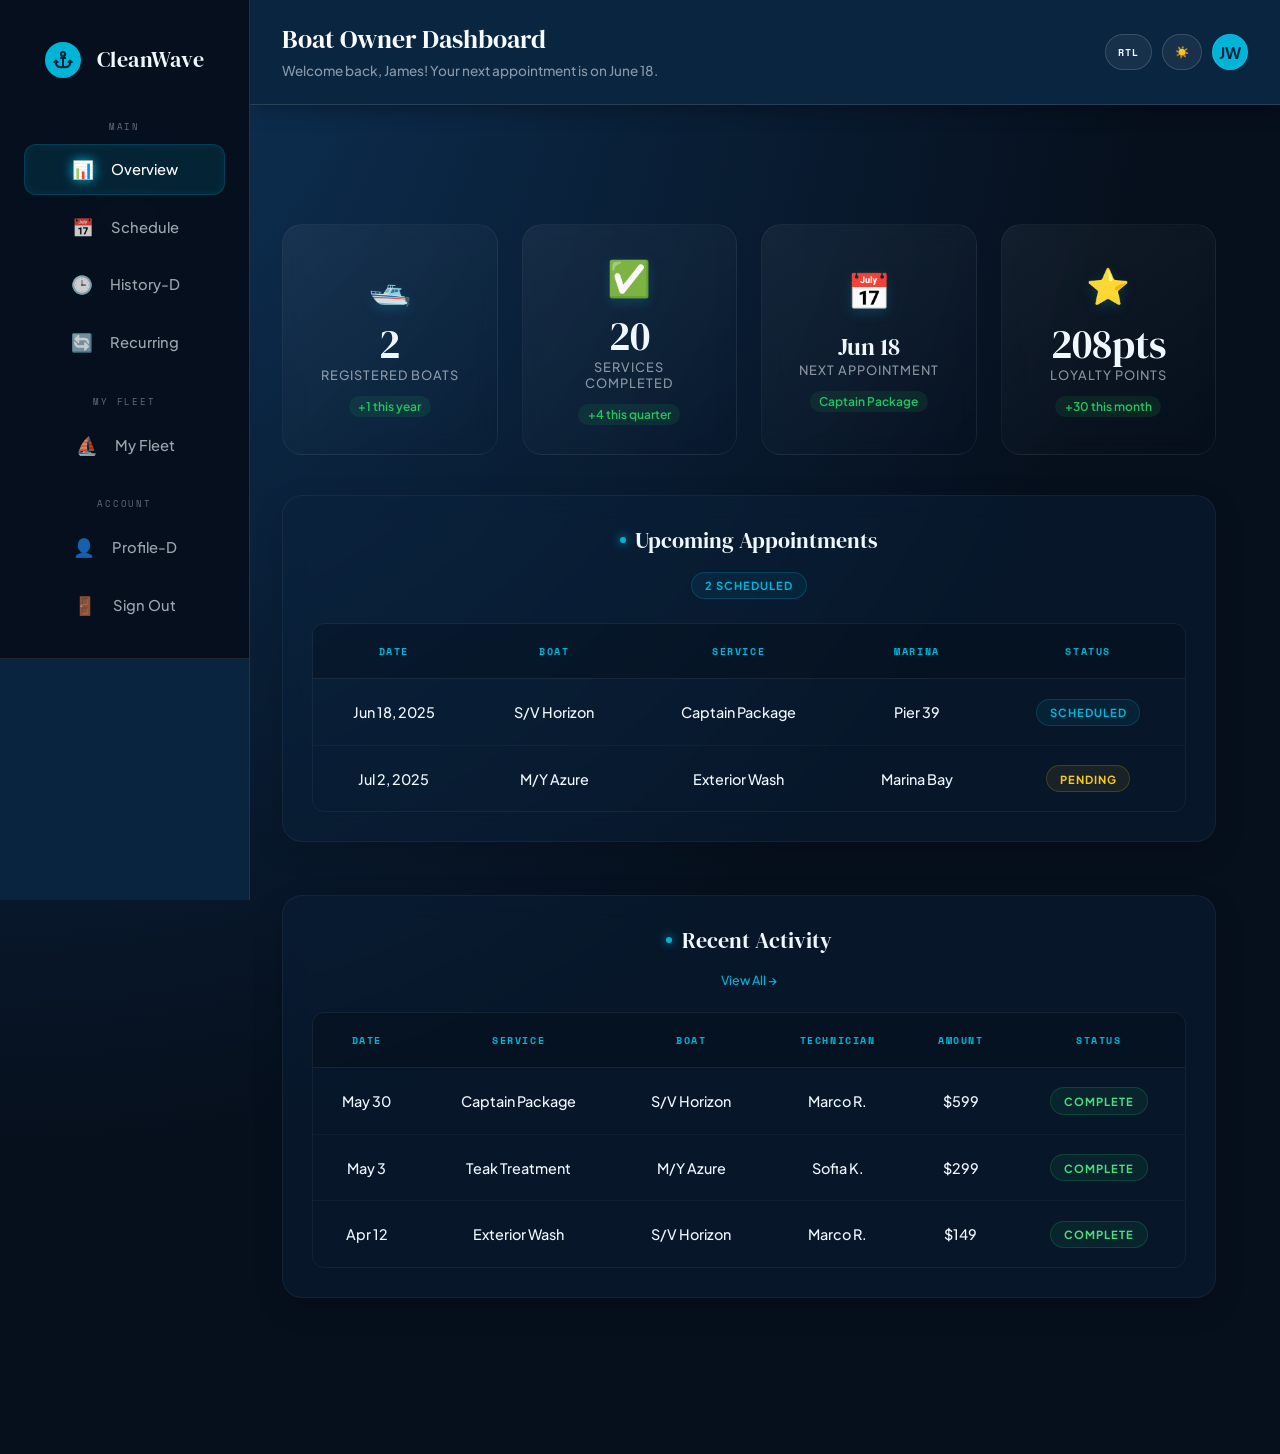
<file: dashboard.html>
<!DOCTYPE html>
<html lang="en" data-theme="dark" dir="ltr">
<head>
<meta charset="UTF-8"/><meta name="viewport" content="width=device-width,initial-scale=1.0"/>
<title>Boat Owner Dashboard · CleanWave</title>
<link rel="stylesheet" href="style.css"/>
<link rel="stylesheet" href="dashboard.css"/>
<link rel="stylesheet" href="https://cdnjs.cloudflare.com/ajax/libs/font-awesome/6.5.0/css/all.min.css"/>
<link rel="icon" href="data:image/svg+xml,<svg xmlns='http://www.w3.org/2000/svg' viewBox='0 0 100 100'><text y='.9em' font-size='90'>⚓</text></svg>"/>
</head>
<body>
<div class="cursor"></div><div class="cursor-ring"></div>

<div class="dash-layout">
  <aside class="dash-sidebar" id="dash-sidebar">
    
  <div class="sidebar-logo">
    
   

  </div>
  <nav class="sidebar-nav">
     <a href="index.html" class="nav-logo">
      <div class="nav-logo-icon"><i class="fas fa-anchor" style="color:var(--primary);"></i></div>
      <span class="nav-logo-text">CleanWave</span>
    </a>
    <span class="sidebar-section-label">Main</span>
    <a href="dashboard.html" class="active"><span class="nav-icon">📊</span>Overview</a>
    <a href="dashboard-schedule.html" ><span class="nav-icon">📅</span>Schedule</a>
    <a href="dashboard-history.html" ><span class="nav-icon">🕒</span>History-D</a>
    <a href="dashboard-recurring.html" ><span class="nav-icon">🔄</span>Recurring</a>
    <span class="sidebar-section-label">My Fleet</span>
    <a href="dashboard-boats.html" ><span class="nav-icon">⛵</span>My Fleet</a>
    <span class="sidebar-section-label">Account</span>
    <a href="dashboard-profile.html" ><span class="nav-icon">👤</span>Profile-D</a>

    <a href="index.html" class="logout-link"><span class="nav-icon">🚪</span>Sign Out</a>
  </nav>
  <div class="sidebar-bottom">
    <div class="sidebar-user">
      <div class="user-avatar">JW</div>
      <div class="user-info"><h4>James Whitfield</h4><p>Boat Owner</p></div>
    </div>
  </div>

  </aside>

  <main class="dash-main">
    <div class="dash-topbar">
      <div class="topbar-left" style="display:flex;align-items:center;gap:1.2rem;">
        <button class="sidebar-toggle" id="sidebar-toggle">☰</button>
        <div>
          <h1 id="page-heading">Boat Owner Dashboard</h1>
          <p id="page-sub">Welcome back, James! Your next appointment is on June 18.</p>
        </div>
      </div>
      <div class="topbar-right">
        <button class="topbar-toggle-btn rtl-btn" aria-label="RTL toggle" title="Toggle RTL"><span class="rtl-lbl" style="font-family:'Space Mono',monospace;font-size:.6rem;font-weight:700;">RTL</span></button>
        <button class="topbar-toggle-btn theme-btn" aria-label="Theme toggle" title="Toggle Theme">☀️</button>

        <div class="topbar-btn" style="background:var(--accent);color:var(--primary);width:36px;height:36px;border-radius:50%;display:flex;align-items:center;justify-content:center;font-weight:700;">JW</div>
      </div>
    </div>

    <div class="dash-content">
      <section id="section-overview">
      <div class="metrics-grid">
        <div class="metric-card reveal"><div class="metric-icon">🛥️</div><div class="metric-val" data-target="3" data-suffix="">0</div><div class="metric-label">Registered Boats</div><div class="metric-change">+1 this year</div></div>
        <div class="metric-card reveal stagger-1"><div class="metric-icon">✅</div><div class="metric-val" data-target="24" data-suffix="">0</div><div class="metric-label">Services Completed</div><div class="metric-change">+4 this quarter</div></div>
        <div class="metric-card reveal stagger-2"><div class="metric-icon">📅</div><div class="metric-val" style="font-size:1.5rem;padding-top:.4rem">Jun 18</div><div class="metric-label">Next Appointment</div><div class="metric-change">Captain Package</div></div>
        <div class="metric-card reveal stagger-3"><div class="metric-icon">⭐</div><div class="metric-val" data-target="240" data-suffix="pts">0pts</div><div class="metric-label">Loyalty Points</div><div class="metric-change">+30 this month</div></div>
      </div>

      <div class="dash-grid-2">
        <div class="dash-card reveal">
          <div class="dash-card-header"><h3>Upcoming Appointments</h3><span class="status status-scheduled">2 Scheduled</span></div>
          <div class="table-responsive">
          <table class="data-table">
            <thead><tr><th>Date</th><th>Boat</th><th>Service</th><th>Marina</th><th>Status</th></tr></thead>
            <tbody>
              <tr><td>Jun 18, 2025</td><td>S/V Horizon</td><td>Captain Package</td><td>Pier 39</td><td><span class="status status-scheduled">Scheduled</span></td></tr>
              <tr><td>Jul 2, 2025</td><td>M/Y Azure</td><td>Exterior Wash</td><td>Marina Bay</td><td><span class="status status-pending">Pending</span></td></tr>
            </tbody>
          </table>
          </div>
        </div>
        
      </div>

      <div class="dash-card reveal" style="margin-top:1.5rem">
        <div class="dash-card-header"><h3>Recent Activity</h3><a href="dashboard-history.html" style="font-size:.78rem;color:var(--accent);text-decoration:none;">View All →</a></div>
        <div class="table-responsive">
        <table class="data-table">
          <thead><tr><th>Date</th><th>Service</th><th>Boat</th><th>Technician</th><th>Amount</th><th>Status</th></tr></thead>
          <tbody>
            <tr><td>May 30</td><td>Captain Package</td><td>S/V Horizon</td><td>Marco R.</td><td>$599</td><td><span class="status status-success">Complete</span></td></tr>
            <tr><td>May 3</td><td>Teak Treatment</td><td>M/Y Azure</td><td>Sofia K.</td><td>$299</td><td><span class="status status-success">Complete</span></td></tr>
            <tr><td>Apr 12</td><td>Exterior Wash</td><td>S/V Horizon</td><td>Marco R.</td><td>$149</td><td><span class="status status-success">Complete</span></td></tr>
          </tbody>
        </table>
        </div>
      </div>
    </section>
    </div>
  </main>
</div>

<script src="main.js"></script>
<script>
const sbt=document.getElementById('sidebar-toggle'),dsb=document.getElementById('dash-sidebar');
if(sbt) sbt.addEventListener('click',()=>dsb&&dsb.classList.toggle('open'));
document.querySelectorAll('.toggle-switch').forEach(t=>t.addEventListener('click',()=>t.classList.toggle('on')));
</script>
</body>
</html>
</file>
<file: style.css>
/* ═══════════════════════════════════════════════
   BOAT · GLOBAL DESIGN SYSTEM
   3 Colors: Primary #0A2540 | Secondary #F0F8FF | Accent #00B4D8
═══════════════════════════════════════════════ */
@import url('https://fonts.googleapis.com/css2?family=DM+Serif+Display:ital@0;1&family=Plus+Jakarta+Sans:wght@300;400;500;600;700&family=Space+Mono:wght@400;700&display=swap');

:root {
  --primary: #0A2540;
  --secondary: #F0F8FF;
  --accent: #00B4D8;
  --primary-90: rgba(10,37,64,0.9);
  --primary-80: rgba(10,37,64,0.8);
  --primary-20: rgba(10,37,64,0.2);
  --accent-80: rgba(0,180,216,0.8);
  --accent-30: rgba(0,180,216,0.3);
  --accent-20: rgba(0,180,216,0.2);
  --accent-10: rgba(0,180,216,0.1);
  --secondary-80: rgba(240,248,255,0.8);
  --transition: 0.4s cubic-bezier(0.25,0.46,0.45,0.94);
  --container: 1280px;
  --radius: 2px;
}
[data-theme="light"] {
  --bg: #ffffff;
  --bg-alt: var(--secondary);
  --text: var(--primary);
  --text-muted: rgba(10,37,64,0.6);
  --border: rgba(10,37,64,0.12);
  --card-bg: #ffffff;
  --nav-bg: rgba(255,255,255,0.95);
  --shadow: 0 4px 24px rgba(10,37,64,0.08);
}
[data-theme="dark"] {
  --bg: #060f1c;
  --bg-alt: #0d1f35;
  --text: var(--secondary);
  --text-muted: rgba(240,248,255,0.55);
  --border: rgba(240,248,255,0.1);
  --card-bg: #0d1f35;
  --nav-bg: rgba(6,15,28,0.97);
  --shadow: 0 4px 24px rgba(0,0,0,0.4);
}

*,*::before,*::after{box-sizing:border-box;margin:0;padding:0;}
html{scroll-behavior:smooth;font-size:16px;}
body{font-family:'Plus Jakarta Sans',sans-serif;font-weight:500;background:var(--bg);color:var(--text);transition:background var(--transition),color var(--transition);overflow-x:hidden;}



/* ── NAVBAR ── */
nav{position:fixed;top:0;left:0;right:0;z-index:1000;background:var(--nav-bg);backdrop-filter:blur(20px);-webkit-backdrop-filter:blur(20px);border-bottom:1px solid var(--border);transition:background var(--transition),border var(--transition);}
.nav-inner{max-width:var(--container);margin:0 auto;display:flex;align-items:center;justify-content:space-between;padding:0 2rem;height:70px;}
.nav-logo{display:flex;align-items:center;gap:.6rem;text-decoration:none;}
.nav-logo-icon{width:36px;height:36px;background:var(--accent);border-radius:50%;display:flex;align-items:center;justify-content:center;font-size:1.1rem;}
.nav-logo-text{font-family:'DM Serif Display',serif;font-size:1.4rem;font-weight:400;color:var(--text);letter-spacing:.02em;}
.nav-links{display:flex;align-items:center;gap:.2rem;list-style:none;}
.nav-links a{font-family:'Space Mono',monospace;font-weight:700;font-size:.82rem;letter-spacing:.12em;text-transform:uppercase;color:var(--text-muted);text-decoration:none;padding:.5rem .75rem;position:relative;transition:color var(--transition);}
.nav-links a::after{content:'';position:absolute;bottom:0;left:.75rem;right:.75rem;height:1px;background:var(--accent);transform:scaleX(0);transition:transform var(--transition);}
.nav-links a:hover,.nav-links a.active{color:var(--accent);}
.nav-links a:hover::after,.nav-links a.active::after{transform:scaleX(1);}

.nav-right{display:flex;align-items:center;gap:.5rem;}
.nav-btn{width:38px;height:38px;border-radius:50%;border:1px solid var(--border);background:none;color:var(--text);cursor:pointer;display:flex;align-items:center;justify-content:center;font-size:.95rem;transition:all var(--transition);}
.nav-btn:hover{border-color:var(--accent);color:var(--accent);}
.nav-cta{font-family:'Space Mono',monospace;font-weight:700;font-size:.65rem;letter-spacing:.15em;text-transform:uppercase;padding:.55rem 1.3rem;text-decoration:none;transition:all var(--transition);cursor:pointer;border:none;}
.nav-cta-primary{background:var(--accent);color:var(--primary);}
.nav-cta-primary:hover{background:var(--primary);color:var(--accent);transform:translateY(-2px);}
.nav-cta-secondary{background:none;border:1px solid var(--border);color:var(--text);}
.nav-cta-secondary:hover{border-color:var(--accent);color:var(--accent);}
.hamburger{display:none;flex-direction:column;gap:5px;background:none;border:none;cursor:pointer;padding:4px;}
.hamburger span{display:block;width:22px;height:2px;background:var(--text);transition:all var(--transition);}

/* ── MOBILE DRAWER ── */
.drawer{position:fixed;top:0;right:0;width:min(300px,85vw);height:100vh;background:var(--bg);border-left:1px solid var(--border);z-index:1100;transform:translateX(100%);transition:transform .45s cubic-bezier(0.76,0,0.24,1);display:flex;flex-direction:column;padding:2rem 1.5rem;gap:1.5rem;overflow-y:auto;}
.drawer.open{transform:translateX(0);}
.drawer-close{align-self:flex-end;background:none;border:none;color:var(--text);font-size:1.4rem;cursor:pointer;padding:.2rem;}
.drawer-links{display:flex;flex-direction:column;gap:.2rem;}
.drawer-links a{font-family:'Space Mono',monospace;font-weight:700;font-size:.75rem;letter-spacing:.12em;text-transform:uppercase;color:var(--text-muted);text-decoration:none;padding:.8rem 0;border-bottom:1px solid var(--border);transition:color var(--transition);}
.drawer-links a:hover,.drawer-links a.active{color:var(--accent);}
.drawer-bottom{margin-top:auto;display:flex;align-items:center;gap:.8rem;padding-top:1rem;border-top:1px solid var(--border);}
.drawer-overlay{position:fixed;inset:0;background:rgba(0,0,0,.5);z-index:1050;opacity:0;pointer-events:none;transition:opacity var(--transition);}
.drawer-overlay.show{opacity:1;pointer-events:all;}

/* ── SECTIONS ── */
section{padding:6rem 2rem;}
.section-inner{max-width:var(--container);margin:0 auto;}
.section-label{font-family:'Space Mono',monospace;font-size:.65rem;letter-spacing:.3em;text-transform:uppercase;color:var(--accent);display:block;margin-bottom:.75rem;}
.section-title{font-family:'DM Serif Display',serif;font-size:clamp(2rem,4.5vw,3.5rem);font-weight:400;line-height:1.1;margin-bottom:1.2rem;}
.section-sub{font-size:1.05rem;line-height:1.75;color:var(--text-muted);max-width:580px;}
.text-center{text-align:center;}
.text-center .section-sub{margin:0 auto;}

/* ── HERO BASE ── */
.hero{min-height:100vh;background-size:cover;background-position:center;background-attachment:fixed;display:flex;align-items:center;justify-content:center;position:relative;overflow:hidden;padding:10rem 2rem 12rem;}
.hero-overlay{position:absolute;inset:0;background:linear-gradient(135deg,rgba(10,37,64,.85) 0%,rgba(10,37,64,.5) 60%,rgba(0,180,216,.2) 100%);}
.hero-content{position:relative;z-index:2;text-align:center;max-width:860px;width:100%;}
.hero-label{font-family:'Space Mono',monospace;font-size:.68rem;letter-spacing:.4em;text-transform:uppercase;color:#ffffff;display:block;margin-bottom:1rem;opacity:0;animation:fadeUp .8s .1s forwards;font-weight:800;text-shadow:0 0 12px rgba(0, 180, 216, 0.5), 0 1px 3px rgba(0,0,0,0.8);-webkit-font-smoothing:antialiased;}
.hero-title{font-family:'DM Serif Display',serif;font-size:clamp(3.5rem,8vw,7.5rem);font-weight:400;line-height:1.05;color:#ffffff;margin-bottom:1.5rem;opacity:0;animation:fadeUp .9s .3s forwards;text-shadow:0 2px 32px rgba(0,0,0,.55);}
.hero-title em{color:var(--accent);font-style:italic;display:block;}
.hero-sub{font-size:clamp(1.05rem,2vw,1.25rem);color:rgba(255,255,255,.94);line-height:1.75;max-width:580px;margin:0 auto 2.5rem;opacity:0;animation:fadeUp .9s .5s forwards;text-shadow:0 1px 8px rgba(0,0,0,.4);font-weight:400;}
.hero-btns{display:inline-flex;gap:1.2rem;justify-content:center;flex-wrap:wrap;opacity:0;animation:fadeUp .9s .7s forwards;margin:0 auto;}
.scroll-ind{position:absolute;bottom:2rem;left:50%;transform:translateX(-50%);z-index:3;display:flex;flex-direction:column;align-items:center;gap:.4rem;opacity:0;animation:fadeUp 1s 1s forwards;}
.scroll-ind span{font-family:'Space Mono',monospace;font-size:.55rem;letter-spacing:.2em;text-transform:uppercase;color:rgba(240,248,255,.4);}
.scroll-line{width:1px;height:44px;background:linear-gradient(to bottom,var(--accent),transparent);animation:scrollPulse 2s ease-in-out infinite;}

/* ── BUTTONS ── */
.btn{display:inline-flex;align-items:center;gap:.5rem;font-family:'Space Mono',monospace;font-size:.68rem;letter-spacing:.18em;text-transform:uppercase;padding:.9rem 2rem;text-decoration:none;cursor:pointer;border:none;transition:all var(--transition);position:relative;overflow:hidden;}
.btn::before{content:'';position:absolute;inset:0;transform:translateX(-101%);transition:transform var(--transition);}
.btn:hover::before{transform:translateX(0);}
.btn-primary{background:var(--accent);color:var(--primary);}
.btn-primary::before{background:#0096b5;}
.btn-primary:hover{transform:translateY(-2px);box-shadow:0 12px 36px var(--accent-80);}
.btn-outline{background:transparent;border:2px solid rgba(255,255,255,.5);color:#fff;font-weight:700;}
.btn-outline::before{background:rgba(255,255,255,.15);}
.btn-outline:hover{border-color:#fff;background:rgba(255,255,255,0.05);}
[data-theme="light"] .btn-outline { border-color: rgba(10,37,64,0.3); color: var(--primary); }
[data-theme="light"] .hero .btn-outline { border-color: rgba(255,255,255,0.5); color: #fff; }
.btn-dark{background:none;border:1px solid var(--border);color:var(--text);}
.btn-dark::before{background:var(--accent-10);}
.btn-dark:hover{border-color:var(--accent);color:var(--accent);}
.btn span{position:relative;z-index:1;}

/* ── CARDS ── */
.cards-grid{display:flex;flex-wrap:wrap;justify-content:center;gap:1.5rem;margin-top:3rem;}
.cards-grid > * { width: calc(33.333% - 1rem); }
@media(max-width:1204px) { .cards-grid > * { width: calc(50% - 0.75rem); } }
@media(max-width:550px) { .cards-grid > * { width: 100%; } }
.card{background:var(--card-bg);border:1px solid var(--border);padding:2.2rem 1.8rem;display:flex;flex-direction:column;align-items:center;justify-content:center;text-align:center;position:relative;overflow:hidden;transition:transform var(--transition),box-shadow var(--transition),border-color var(--transition);}
.card::after{content:'';position:absolute;bottom:0;left:0;right:0;height:2px;background:var(--accent);transform:scaleX(0);transition:transform var(--transition);}
.card:hover{transform:translateY(-8px);box-shadow:var(--shadow);border-color:var(--accent-20);}
.card:hover::after{transform:scaleX(1);}
.card-icon{font-size:2.2rem;color:var(--accent);margin-bottom:1.1rem;transition:transform var(--transition);}
.card:hover .card-icon{transform:scale(1.12) rotate(-5deg);}
.card h3{font-family:'DM Serif Display',serif;font-size:1.25rem;margin-bottom:.6rem;}
.card p{font-size:.95rem;line-height:1.65;color:var(--text-muted);}

/* ── REVEAL ANIMATION ── */
.reveal{opacity:0;transform:translateY(28px);transition:opacity .7s ease,transform .7s ease;}
.reveal.visible{opacity:1;transform:translateY(0);}
.reveal-left{opacity:0;transform:translateX(-30px);transition:opacity .7s ease,transform .7s ease;}
.reveal-left.visible{opacity:1;transform:translateX(0);}
.reveal-right{opacity:0;transform:translateX(30px);transition:opacity .7s ease,transform .7s ease;}
.reveal-right.visible{opacity:1;transform:translateX(0);}
.stagger-1{transition-delay:.1s;}
.stagger-2{transition-delay:.2s;}
.stagger-3{transition-delay:.3s;}
.stagger-4{transition-delay:.4s;}

/* ── SPLIT SECTION ── */
.split-grid{display:grid;grid-template-columns:1fr 1fr;gap:4rem;align-items:center;}
.split-image{position:relative;}
.split-image img{width:100%;height:100%;object-fit:cover;display:block;}
.split-image::before{content:'';position:absolute;top:16px;left:16px;right:-16px;bottom:-16px;border:2px solid var(--accent-20);z-index:-1;}
.split-text p{font-size:1.05rem;line-height:1.8;color:var(--text-muted);margin-bottom:1rem;}

/* ── STATS ── */
.stats-row{display:flex;gap:3rem;margin-top:2rem;flex-wrap:wrap;}
.stat{text-align:center;}
.stat-num{font-family:'DM Serif Display',serif;font-size:2.8rem;color:var(--accent);line-height:1;}
.stat-label{font-family:'Space Mono',monospace;font-size:.6rem;letter-spacing:.18em;text-transform:uppercase;color:var(--text-muted);margin-top:.3rem;}

/* ── TESTIMONIALS ── */
.testi-card{background:var(--card-bg);border:1px solid var(--border);padding:2rem;display:flex;flex-direction:column;align-items:center;text-align:center;}
.testi-quote{font-family:'DM Serif Display',serif;font-size:3.5rem;color:var(--accent);line-height:.5;margin-bottom:1rem;}
.testi-card p{font-size:1rem;line-height:1.7;font-style:italic;margin-bottom:1.2rem;color:var(--text-muted);}
.testi-author{font-family:'Space Mono',monospace;font-size:.65rem;letter-spacing:.15em;text-transform:uppercase;color:var(--accent);}
.stars{color:#f59e0b;font-size:1rem;margin-bottom:.8rem;display:block;}

/* ── CTA BANNER ── */
.cta-banner{background:var(--accent);padding:5rem 2rem;text-align:center;}
.cta-banner h2{font-family:'DM Serif Display',serif;font-size:clamp(1.8rem,4vw,3.5rem);color:var(--primary);margin-bottom:1.2rem;}
.cta-banner p{font-size:1.05rem;color:rgba(10,37,64,.75);margin-bottom:2rem;max-width:520px;margin-left:auto;margin-right:auto;}
.cta-banner .btn{background:var(--primary);color:var(--secondary);}
.cta-banner .btn:hover{background:#061929;}

/* ── FEATURES GRID ── */
.features-grid{display:grid;grid-template-columns:repeat(3,1fr);gap:0;margin-top:3rem;}
.feature-item{padding:2.2rem 1.8rem;border:1px solid var(--border);display:flex;flex-direction:column;align-items:center;text-align:center;transition:background var(--transition);}
.feature-item:hover{background:var(--accent-10);}
.feature-num{font-family:'DM Serif Display',serif;font-size:3.5rem;color:var(--accent-30);line-height:1;transition:all var(--transition);-webkit-font-smoothing: antialiased;}
.feature-item:hover .feature-num{color:var(--accent);transform:scale(1.05);}
.feature-item h3{font-family:'DM Serif Display',serif;font-size:1.1rem;margin-bottom:.5rem;}
.feature-item p{font-size:.9rem;color:var(--text-muted);line-height:1.6;}

/* ── PRICING CARDS ── */
.pricing-grid{display:grid;grid-template-columns:repeat(3,1fr);gap:1.5rem;margin-top:3rem;}
.pricing-card{background:var(--card-bg);border:1px solid var(--border);padding:2.5rem 2rem;display:flex;flex-direction:column;align-items:center;text-align:center;position:relative;transition:all var(--transition);}
.pricing-card.popular{border-color:var(--accent);transform:translateY(-8px);}
.popular-badge{position:absolute;top:-14px;left:50%;transform:translateX(-50%);background:var(--accent);color:var(--primary);font-family:'Space Mono',monospace;font-size:.6rem;letter-spacing:.12em;text-transform:uppercase;padding:.3rem .9rem;}
.pricing-card:hover{box-shadow:var(--shadow);}
.price{font-family:'DM Serif Display',serif;font-size:3.2rem;color:var(--accent);line-height:1;margin:1rem 0;}
.price-period{font-size:.85rem;color:var(--text-muted);}
.price-features{list-style:none;margin:1.5rem 0;width:100%;}
.price-features li{font-size:.92rem;padding:.45rem 0;border-bottom:1px solid var(--border);color:var(--text-muted);}
.price-features li:last-child{border-bottom:none;}

/* ── BLOG CARDS ── */
.blog-grid{display:grid;grid-template-columns:repeat(auto-fit,minmax(300px,1fr));gap:1.5rem;margin-top:3rem;}
.blog-card{background:var(--card-bg);border:1px solid var(--border);overflow:hidden;transition:all var(--transition);}
.blog-card:hover{transform:translateY(-6px);box-shadow:var(--shadow);}
.blog-img{height:200px;overflow:hidden;}
.blog-img img{width:100%;height:100%;object-fit:cover;transition:transform .6s ease;}
.blog-card:hover .blog-img img{transform:scale(1.06);}
.blog-body{padding:1.5rem;text-align:center;}
.blog-tag{font-family:'Space Mono',monospace;font-size:.6rem;letter-spacing:.15em;text-transform:uppercase;color:var(--accent);margin-bottom:.6rem;display:block;}
.blog-body h3{font-family:'DM Serif Display',serif;font-size:1.2rem;margin-bottom:.6rem;line-height:1.3;}
.blog-body p{font-size:.9rem;color:var(--text-muted);line-height:1.6;margin-bottom:1rem;}
.blog-meta{font-family:'Space Mono',monospace;font-size:.6rem;color:var(--text-muted);letter-spacing:.08em;}

/* ── CONTACT ── */
.contact-grid{display:grid;grid-template-columns:1fr 1.4fr;gap:4rem;margin-top:3rem;}
.contact-card{background:var(--card-bg);border:1px solid var(--border);padding:1.4rem 1.6rem;display:flex;align-items:center;gap:1rem;margin-bottom:1rem;transition:all var(--transition);}
.contact-card:hover{border-color:var(--accent);transform:translateX(4px);}
.contact-icon{font-size:1.6rem;color:var(--accent);flex-shrink:0;}
.contact-card h4{font-family:'DM Serif Display',serif;font-size:1rem;margin-bottom:.2rem;}
.contact-card p{font-size:.88rem;color:var(--text-muted);}
.form-group{margin-bottom:1.3rem;}
.form-group label{display:block;font-family:'Space Mono',monospace;font-size:.62rem;letter-spacing:.16em;text-transform:uppercase;color:var(--accent);margin-bottom:.4rem;}
.form-group input,.form-group textarea,.form-group select{width:100%;padding:.82rem 1rem;background:var(--card-bg);border:1px solid var(--border);color:var(--text);font-family:'Plus Jakarta Sans',sans-serif;font-size:.95rem;outline:none;transition:border-color var(--transition);}
.form-group input:focus,.form-group textarea:focus,.form-group select:focus{border-color:var(--accent);}
.form-group textarea{min-height:130px;resize:vertical;}
.map-wrap{margin-top:3rem;border:1px solid var(--border);overflow:hidden;}

/* ── FOOTER ── */
footer{background:var(--nav-bg);backdrop-filter:blur(20px);-webkit-backdrop-filter:blur(20px);border-top:1px solid var(--border);padding:4rem 2rem 2rem;transition:background var(--transition),border var(--transition);}
.footer-inner{max-width:var(--container);margin:0 auto;}
.footer-grid{display:grid;grid-template-columns:2fr 1fr 1fr 1fr;gap:3rem;margin-bottom:3rem;}
.footer-brand p{font-size:.9rem;color:var(--text-muted);line-height:1.7;margin-top:.8rem;max-width:260px;}
.footer-col h4{font-family:'Space Mono',monospace;font-size:.82rem;letter-spacing:.2em;text-transform:uppercase;color:var(--accent);margin-bottom:1.1rem;}
.footer-col ul{list-style:none;}
.footer-col ul li{margin-bottom:.55rem;}
.footer-col ul a{color:var(--text-muted);text-decoration:none;font-size:.9rem;transition:all var(--transition);display:inline-block;}
.footer-col ul a:hover{color:var(--accent);transform:translateX(4px);}
.social-row{display:flex;gap:.7rem;margin-top:1.2rem;}
.si{width:38px;height:38px;border-radius:50%;display:flex;align-items:center;justify-content:center;font-size:.9rem;text-decoration:none;transition:all var(--transition);border:1px solid var(--border);}
.si:hover{transform:translateY(-4px) scale(1.1);}
.si-fb{background:#1877F2;color:#fff;}
.si-ig{background:linear-gradient(45deg,#f09433,#e6683c,#dc2743,#cc2366,#bc1888);color:#fff;}
.si-tw{background:#000;color:#fff;}
.si-li{background:#0A66C2;color:#fff;}
.footer-bottom{border-top:1px solid var(--border);padding-top:1.5rem;display:flex;justify-content:space-between;align-items:center;flex-wrap:wrap;gap:.8rem;}
.footer-bottom p{font-size:.82rem;color:var(--text-muted);opacity:0.7;}

/* ── BACK TO TOP ── */
.btt{position:fixed;bottom:2rem;right:2rem;width:44px;height:44px;background:var(--accent);color:var(--primary);border:none;cursor:pointer;font-size:1.1rem;z-index:500;opacity:0;transform:translateY(16px);transition:all var(--transition);}
.btt.show{opacity:1;transform:translateY(0);}
.btt:hover{background:var(--primary);color:var(--accent);transform:translateY(-4px);}

/* ── ANIMATIONS ── */
@keyframes fadeUp{from{opacity:0;transform:translateY(30px);}to{opacity:1;transform:translateY(0);}}
@keyframes fadeIn{from{opacity:0;}to{opacity:1;}}
@keyframes scrollPulse{0%{transform:scaleY(0);transform-origin:top;}50%{transform:scaleY(1);transform-origin:top;}51%{transform:scaleY(1);transform-origin:bottom;}100%{transform:scaleY(0);transform-origin:bottom;}}
@keyframes float{0%,100%{transform:translateY(0);}50%{transform:translateY(-12px);}}
@keyframes wave{0%{transform:translateX(0);}100%{transform:translateX(-50%);}}
@keyframes typeWrite{from{width:0;}to{width:100%;}}
@keyframes blink{0%,100%{border-color:var(--accent);}50%{border-color:transparent;}}
@media(prefers-reduced-motion:reduce){.reveal,.reveal-left,.reveal-right{transition:none!important;opacity:1!important;transform:none!important;}.hero-label,.hero-title,.hero-sub,.hero-btns{animation:none!important;opacity:1!important;}}

/* ── PAGE TRANSITION ── */
.pg-trans{position:fixed;inset:0;background:var(--accent);z-index:9000;transform:translateY(-100%);transition:transform .5s cubic-bezier(.76,0,.24,1);}

/* ── HERO WAVE ── */
.hero-wave{position:absolute;bottom:0;left:0;right:0;overflow:hidden;line-height:0;}
.hero-wave svg{display:block;width:200%;animation:wave 10s linear infinite;}

/* ── RESPONSIVE ── */
@media(max-width:1024px){
  .features-grid{grid-template-columns:repeat(2,1fr);}
  .pricing-grid{grid-template-columns:1fr;}
  .split-grid{grid-template-columns:1fr 1fr;gap:2.5rem;align-items:center;}
  .split-text{display:flex;flex-direction:column;justify-content:center;align-items:center;text-align:center;}
  .footer-grid{grid-template-columns:1fr 1fr;}
  .contact-grid{grid-template-columns:1fr;}
}
@media(max-width:768px){
  .hamburger{display:flex;}
  .nav-links{display:none;}
  .nav-cta-secondary,.nav-cta-primary{display:none;}
  /* removed .cards-grid */
  .features-grid{grid-template-columns:repeat(2,1fr);}
  .split-grid{grid-template-columns:1fr;}
  .split-text{align-items:flex-start;text-align:left;}
  .footer-grid{grid-template-columns:1fr;}
  .stats-row{gap:1.5rem;}
}
@media(max-width:360px){
  /* removed .cards-grid */
  .features-grid{grid-template-columns:1fr;}
  .pricing-grid{grid-template-columns:1fr;}
  .blog-grid{grid-template-columns:1fr;}
  .split-grid{grid-template-columns:1fr;}
  .split-text{align-items:flex-start;text-align:left;}
  .footer-bottom{flex-direction:column;text-align:center;}
  section{padding:4rem 1rem;}
  .hero-btns {
    flex-direction: column;
    align-items: center;
    width: 100%;
    max-width: 300px;
  }
  .hero-btns .btn {
    width: 100%;
    text-align: center;
    justify-content: center;
  }
}
@media(max-width:768px){
  .nav-btn.rtl-btn, .nav-btn.theme-btn { display: none; }
}
.rtl-lbl { font-weight: 700; }
</file>
<file: dashboard.css>
/* ═══════════════════════════════
   PREMIUM DASHBOARD REDESIGN
═══════════════════════════════ */
.dash-layout {
  min-height: 100vh;
  background: radial-gradient(circle at top left, #0e355c 0%, var(--bg) 60%);
  color: var(--text);
  font-family: 'Plus Jakarta Sans', sans-serif;
  overflow-x: hidden;
  position: relative;
}

/* FLOATING SIDEBAR */
.dash-sidebar {
  width: 250px;
  background: rgba(10, 37, 64, 0.98);
  backdrop-filter: blur(24px);
  -webkit-backdrop-filter: blur(24px);
  border-right: 1px solid rgba(255, 255, 255, 0.08);
  display: flex;
  flex-direction: column;
  position: fixed;
  top: 0;
  bottom: 0;
  left: 0;
  z-index: 200;
  transition: transform .4s cubic-bezier(.76, 0, .24, 1);
}

.sidebar-logo {
  padding: 3.5rem 1rem 2.5rem;
  display: flex;
  align-items: center;
  justify-content: center;
  border-bottom: 2px solid rgba(255, 255, 255, 0.08);
  /* Stronger border for visibility */
  margin-bottom: 1.5rem;
}

.sidebar-logo .nav-logo {
  display: flex !important;
  align-items: center !important;
  justify-content: center !important;
  gap: .8rem;
  text-decoration: none;
  width: 100%;
  opacity: 1 !important;
  visibility: visible !important;
}

.sidebar-logo .nav-logo-icon {
  width: 36px;
  height: 36px;
  border-radius: 50%;
  background: var(--accent) !important;
  color: var(--primary) !important;
  display: flex !important;
  align-items: center !important;
  justify-content: center !important;
  font-size: 1.1rem;
  flex-shrink: 0;
  box-shadow: 0 4px 20px rgba(0, 180, 216, 0.4);
  opacity: 1 !important;
}

.sidebar-logo .nav-logo-icon i {
  color: var(--primary) !important;
  opacity: 1 !important;
  visibility: visible !important;
}

.sidebar-logo .nav-logo-text {
  font-family: 'DM Serif Display', serif !important;
  font-size: 1.4rem !important;
  color: var(--text) !important;
  font-weight: 400 !important;
  letter-spacing: .02em;
  opacity: 1 !important;
  visibility: visible !important;
  display: block !important;
}

.sidebar-nav {
  flex: 1;
  padding: 1.5rem 0;
  overflow-y: auto;
  display: flex;
  flex-direction: column;
  align-items: center;
  width: 100%;
}

.sidebar-section-label {
  font-family: 'Space Mono', monospace;
  font-size: .55rem;
  letter-spacing: .2em;
  text-transform: uppercase;
  color: rgba(240, 248, 255, .4);
  padding: .5rem 1.5rem;
  margin-top: 1rem;
  display: block;
  text-align: center;
  width: 100%;
}

.sidebar-nav a {
  display: flex;
  align-items: center;
  justify-content: center;
  gap: 1rem;
  padding: .85rem 1.2rem;
  color: rgba(240, 248, 255, .65);
  text-decoration: none;
  font-size: .92rem;
  font-weight: 500;
  transition: all .3s;
  position: relative;
  margin: 0.2rem 1.5rem;
  border-radius: 12px;
  border: 1px solid transparent;
  width: calc(100% - 3rem);
}

.sidebar-nav a:hover {
  color: #fff;
  background: rgba(255, 255, 255, .05);
}

.sidebar-nav a.active {
  color: #fff;
  background: rgba(0, 180, 216, 0.12);
  box-shadow: inset 0 0 10px rgba(0, 180, 216, 0.1);
  border: 1px solid rgba(0, 180, 216, 0.2);
}

.sidebar-nav a .nav-icon {
  font-size: 1.1rem;
  flex-shrink: 0;
  width: 24px;
  color: var(--accent);
  opacity: 0.8;
  text-align: center;
  display: block;
}

.sidebar-nav a.active .nav-icon {
  opacity: 1;
  text-shadow: 0 0 12px var(--accent);
}

.sidebar-bottom {
  padding: 1.5rem;
  border-top: 1px solid rgba(255, 255, 255, .05);
}

.sidebar-user {
  display: flex;
  align-items: center;
  flex-direction: column;
  text-align: center;
  gap: .8rem;
  margin-bottom: 1.2rem;
  justify-content: center;
}

.user-avatar {
  width: 50px;
  height: 50px;
  border-radius: 50%;
  background: linear-gradient(135deg, var(--accent), #0077b6);
  display: flex;
  align-items: center;
  justify-content: center;
  font-size: 1.2rem;
  font-weight: 700;
  color: var(--primary);
  flex-shrink: 0;
  border: 2px solid var(--secondary);
  box-shadow: 0 4px 12px rgba(0, 0, 0, 0.2);
}

.user-info h4 {
  font-size: .95rem;
  color: var(--secondary);
  font-weight: 600;
  margin-bottom: .2rem;
}

.user-info p {
  font-size: .75rem;
  color: rgba(240, 248, 255, .5);
}

.sidebar-toggles {
  display: flex;
  gap: 1rem;
  justify-content: center;
  margin-bottom: 1.5rem;
  padding-bottom: 1rem;
  border-bottom: 1px solid rgba(255, 255, 255, 0.05);
}

.sidebar-toggles .nav-btn {
  width: 42px;
  height: 42px;
  border-radius: 50%;
  border: 1px solid rgba(255, 255, 255, 0.1);
  background: rgba(255, 255, 255, 0.03);
  color: var(--text);
  cursor: pointer;
  display: flex;
  align-items: center;
  justify-content: center;
  font-size: 1rem;
  transition: all .3s;
}

.sidebar-toggles .nav-btn:hover {
  border-color: var(--accent);
  color: var(--accent);
  background: rgba(0, 180, 216, 0.1);
}

.logout-link:hover {
  color: #ff6b6b !important;
  background: rgba(239, 68, 68, 0.1) !important;
  border-color: rgba(239, 68, 68, 0.3) !important;
}

.logout-link:hover .nav-icon {
  color: #ff6b6b !important;
}

/* MAIN CONTENT */
.dash-main {
  margin-left: 250px;
  display: flex;
  flex-direction: column;
  min-height: 100vh;
  box-sizing: border-box;
}

.dash-topbar {
  background: #0a2540; /* Solid dark blue */
  border-bottom: 1px solid rgba(255, 255, 255, 0.12);
  padding: 1.5rem 2rem;
  display: flex;
  align-items: center;
  justify-content: space-between;
  position: fixed; /* Changed from sticky */
  top: 0;
  left: 250px; 
  right: 0;
  width: calc(100% - 250px);
  z-index: 100;
  box-shadow: 0 4px 20px rgba(0, 0, 0, 0.3);
  flex-wrap: wrap;
  transition: all 0.3s ease;
}

.topbar-left {
  flex: 1;
  min-width: 0;
}

.topbar-left div {
  min-width: 0;
  overflow: hidden;
}

.topbar-left h1 {
  font-family: 'DM Serif Display', serif;
  font-size: 1.6rem;
  font-weight: 400;
  background: linear-gradient(90deg, #fff, var(--secondary));
  -webkit-background-clip: text;
  background-clip: text;
  -webkit-text-fill-color: transparent;
  word-wrap: break-word;
  white-space: normal;
  line-height: 1.2;
}

.topbar-left p {
  font-size: .85rem;
  color: var(--text-muted);
  margin-top: .4rem;
  line-height: 1.4;
  word-wrap: break-word;
}

.topbar-right {
  display: flex;
  align-items: center;
  gap: .6rem;
  flex-shrink: 0;
}

/* ── TOPBAR TOGGLE BUTTONS (RTL + THEME) ── */
.topbar-toggle-btn {
  height: 36px;
  min-width: 36px;
  padding: 0 .75rem;
  border-radius: 20px;
  border: 1px solid rgba(255, 255, 255, 0.15);
  background: rgba(255, 255, 255, 0.06);
  color: var(--text);
  cursor: pointer;
  display: flex;
  align-items: center;
  justify-content: center;
  font-size: .7rem;
  font-weight: 700;
  letter-spacing: .08em;
  transition: all .3s;
  white-space: nowrap;
  backdrop-filter: blur(8px);
}
.topbar-toggle-btn:hover {
  border-color: var(--accent);
  color: var(--accent);
  background: rgba(0, 180, 216, 0.1);
  box-shadow: 0 0 12px rgba(0, 180, 216, 0.2);
  transform: translateY(-1px);
}
[data-theme="light"] .topbar-toggle-btn {
  border-color: rgba(10, 37, 64, 0.2);
  background: rgba(10, 37, 64, 0.04);
  color: var(--primary);
}
[data-theme="light"] .topbar-toggle-btn:hover {
  border-color: var(--accent);
  color: var(--accent);
  background: rgba(0, 180, 216, 0.08);
}

/* 1024px — reduce topbar gap slightly */
@media(max-width:1024px) {
  .topbar-toggle-btn {
    height: 34px;
    min-width: 34px;
    padding: 0 .6rem;
    font-size: .65rem;
  }
  .topbar-right { gap: .5rem; }
}

/* 768px — compact pill, keep visible */
@media(max-width:768px) {
  .topbar-toggle-btn {
    height: 32px;
    min-width: 32px;
    padding: 0 .55rem;
    font-size: .6rem;
    border-radius: 16px;
  }
  .topbar-right { gap: .4rem; }
}

/* 360px — minimal square-ish, no text wrapping */
@media(max-width:500px) {
  .topbar-toggle-btn {
    height: 30px;
    min-width: 30px;
    padding: 0 .45rem;
    font-size: .58rem;
    border-radius: 14px;
    letter-spacing: 0;
  }
  .topbar-right { gap: .3rem; }
}

.topbar-btn {
  width: 40px;
  height: 40px;
  border-radius: 50%;
  background: rgba(255, 255, 255, 0.05);
  border: 1px solid rgba(255, 255, 255, 0.08);
  color: var(--text);
  cursor: pointer;
  display: flex;
  align-items: center;
  justify-content: center;
  font-size: 1rem;
  position: relative;
  transition: all .3s;
}

.topbar-btn:hover {
  border-color: var(--accent);
  color: var(--accent);
  transform: translateY(-2px);
  box-shadow: 0 4px 12px rgba(0, 180, 216, 0.2);
}

.badge {
  position: absolute;
  top: -4px;
  right: -4px;
  width: 18px;
  height: 18px;
  border-radius: 50%;
  background: #ef4444;
  color: #fff;
  font-size: .6rem;
  display: flex;
  align-items: center;
  justify-content: center;
  font-weight: 700;
  border: 2px solid var(--primary);
}

.dash-content {
  padding: 8rem 2rem 2rem 0;
  flex: 1;
  overflow-x: hidden;
}

/* METRIC CARDS */
.metrics-grid {
  display: grid;
  grid-template-columns: repeat(auto-fit, minmax(200px, 1fr));
  gap: 1.5rem;
  margin-bottom: 2.5rem;
  width: 100%;
  box-sizing: border-box;
}

.metric-card {
  background: linear-gradient(145deg, rgba(255, 255, 255, 0.05) 0%, rgba(0, 0, 0, 0) 100%);
  border-radius: 20px;
  border: 1px solid rgba(255, 255, 255, 0.05);
  padding: 1.8rem;
  position: relative;
  overflow: hidden;
  transition: all .4s cubic-bezier(.4, 0, .2, 1);
  backdrop-filter: blur(10px);
  text-align: center;
  display: flex;
  flex-direction: column;
  align-items: center;
  justify-content: center;
}

.metric-card:hover {
  transform: translateY(-5px) scale(1.02);
  border-color: rgba(0, 180, 216, 0.3);
  box-shadow: 0 20px 40px rgba(0, 0, 0, 0.3), inset 0 0 20px rgba(0, 180, 216, 0.05);
}

.metric-card::before {
  content: '';
  position: absolute;
  top: 0;
  left: 0;
  width: 0;
  height: 3px;
  background: linear-gradient(90deg, var(--accent), #0077b6);
  transition: width .6s ease;
}

.metric-card:hover::before {
  width: 100%;
}

.metric-icon {
  font-size: 2.2rem;
  margin-bottom: 1rem;
  color: var(--accent);
  filter: drop-shadow(0 4px 6px rgba(0, 180, 216, 0.2));
}

.metric-val {
  font-family: 'DM Serif Display', serif;
  font-size: 2.5rem;
  color: var(--secondary);
  line-height: 1;
  margin-bottom: .2rem;
}

.metric-label {
  font-size: .8rem;
  color: var(--text-muted);
  font-weight: 500;
  text-transform: uppercase;
  letter-spacing: 1px;
}

.metric-change {
  font-size: .75rem;
  color: #22c55e;
  margin-top: .8rem;
  font-weight: 600;
  display: inline-block;
  padding: .2rem .6rem;
  background: rgba(34, 197, 94, 0.1);
  border-radius: 12px;
}

.metric-change.down {
  color: #ef4444;
  background: rgba(239, 68, 68, 0.1);
}

/* DASH CARDS */
.dash-card {
  background: rgba(10, 37, 64, 0.4);
  border-radius: 20px;
  border: 1px solid rgba(255, 255, 255, 0.05);
  padding: 1.8rem;
  margin-bottom: 1.8rem;
  backdrop-filter: blur(12px);
  -webkit-backdrop-filter: blur(12px);
  box-shadow: 0 10px 30px rgba(0, 0, 0, 0.15);
  transition: all 0.3s ease;
  text-align: center;
  display: flex;
  flex-direction: column;
  align-items: center;
}

.dash-card:hover {
  border-color: rgba(255, 255, 255, 0.1);
}

.dash-card-header {
  display: flex;
  justify-content: center;
  align-items: center;
  margin-bottom: 1.5rem;
  flex-wrap: wrap;
  gap: 1rem;
  flex-direction: column;
  width: 100%;
}

.dash-card-header h3 {
  font-family: 'DM Serif Display', serif;
  font-size: 1.4rem;
  font-weight: 400;
  color: var(--secondary);
  display: flex;
  align-items: center;
  gap: .6rem;
  justify-content: center;
}

.dash-card-header h3::before {
  content: '';
  display: block;
  width: 6px;
  height: 6px;
  border-radius: 50%;
  background: var(--accent);
  box-shadow: 0 0 10px var(--accent);
}

/* DATA GRID SPLIT */
.dash-grid-2 {
  display: flex;
  flex-direction: column;
  align-items: center;
  gap: 1.5rem;
  width: 100%;
  box-sizing: border-box;
}
.dash-card {
  max-width: 1100px; /* Centered width */
  width: 100%;
}

@media (max-width: 1100px) {
  .dash-grid-2 {
    grid-template-columns: 1fr;
  }
}

/* STATUS BADGE */
.status {
  display: inline-flex;
  align-items: center;
  gap: .4rem;
  font-size: .7rem;
  font-weight: 700;
  text-transform: uppercase;
  letter-spacing: 1px;
  padding: .35rem .8rem;
  border-radius: 20px;
  border: 1px solid transparent;
}

.status-success {
  background: rgba(34, 197, 94, .08);
  color: #4ade80;
  border-color: rgba(34, 197, 94, .2);
}

.status-pending {
  background: rgba(234, 179, 8, .08);
  color: #facc15;
  border-color: rgba(234, 179, 8, .2);
}

.status-cancelled {
  background: rgba(239, 68, 68, .08);
  color: #f87171;
  border-color: rgba(239, 68, 68, .2);
}

.status-scheduled {
  background: rgba(0, 180, 216, .08);
  color: var(--accent);
  border-color: rgba(0, 180, 216, .2);
}

/* DATA TABLE */
.table-responsive {
  width: 100%;
  overflow-x: auto;
  -webkit-overflow-scrolling: touch;
  border-radius: 12px;
  border: 1px solid rgba(255, 255, 255, 0.05);
}

.data-table {
  width: 100%;
  border-collapse: collapse;
  min-width: 600px;
  text-align: center;
}

.data-table th {
  font-family: 'Space Mono', monospace;
  font-size: .65rem;
  letter-spacing: .15em;
  text-transform: uppercase;
  color: var(--accent);
  padding: 1.2rem 1rem;
  text-align: center;
  border-bottom: 1px solid rgba(255, 255, 255, 0.08);
  background: rgba(0, 0, 0, 0.2);
}

.data-table td {
  padding: 1.2rem 1rem;
  font-size: .9rem;
  border-bottom: 1px solid rgba(255, 255, 255, 0.03);
  color: var(--text);
  vertical-align: middle;
  transition: background 0.3s;
  text-align: center;
}

.data-table tr:hover td {
  background: rgba(255, 255, 255, 0.02);
}

.data-table tr:last-child td {
  border-bottom: none;
}

/* DASH FORM */
.dash-form {
  width: 100%;
  display: flex;
  flex-direction: column;
  gap: 1.5rem;
}

.form-row {
  display: grid;
  grid-template-columns: 1fr 1fr;
  gap: 1.5rem;
  width: 100%;
}

.form-group {
  display: flex;
  flex-direction: column;
  gap: .6rem;
  text-align: left;
}

.form-group label {
  font-family: 'Space Mono', monospace;
  font-size: .65rem;
  text-transform: uppercase;
  letter-spacing: 1px;
  color: var(--accent);
}

.form-group input,
.form-group select,
.form-group textarea {
  background: rgba(255, 255, 255, 0.05);
  border: 1px solid rgba(255, 255, 255, 0.1);
  border-radius: 12px;
  padding: .8rem 1rem;
  color: #fff;
  font-family: inherit;
  font-size: .9rem;
  transition: all .3s;
}

.form-group input:focus,
.form-group select:focus,
.form-group textarea:focus {
  outline: none;
  border-color: var(--accent);
  background: rgba(255, 255, 255, 0.08);
  box-shadow: 0 0 15px rgba(0, 180, 216, 0.1);
}

.form-group select option {
  background: #0A2540;
  color: #fff;
}


/* CALENDAR */
.cal-grid {
  display: grid;
  grid-template-columns: repeat(7, 1fr);
  gap: .4rem;
  margin-top: 1rem;
}

.cal-header {
  display: grid;
  grid-template-columns: repeat(7, 1fr);
  gap: .4rem;
  margin-bottom: .8rem;
}

.cal-day-name {
  font-family: 'Space Mono', monospace;
  font-size: .65rem;
  font-weight: 700;
  text-align: center;
  color: var(--accent);
  padding: .3rem;
  text-transform: uppercase;
}

.cal-day {
  aspect-ratio: 1;
  display: flex;
  align-items: center;
  justify-content: center;
  font-size: .9rem;
  border: 1px solid rgba(255, 255, 255, 0.08);
  border-radius: 10px;
  cursor: pointer;
  transition: all .3s;
  position: relative;
  background: rgba(0, 0, 0, 0.1);
  font-weight: 500;
}

.cal-day:hover {
  border-color: var(--accent);
  background: rgba(0, 180, 216, 0.1);
  transform: scale(1.05);
  z-index: 2;
  box-shadow: 0 4px 12px rgba(0, 0, 0, 0.2);
}

.cal-day.today {
  background: linear-gradient(135deg, var(--accent), #0077b6);
  color: var(--primary);
  border-color: transparent;
  font-weight: 800;
  box-shadow: 0 4px 12px rgba(0, 180, 216, 0.4);
}

.cal-day.has-appt::after {
  content: '';
  position: absolute;
  bottom: 4px;
  left: 50%;
  transform: translateX(-50%);
  width: 5px;
  height: 5px;
  border-radius: 50%;
  background: var(--accent);
  box-shadow: 0 0 6px var(--accent);
}

.cal-day.has-appt.today::after {
  background: var(--primary);
  box-shadow: none;
}

/* CARDS: BOATS & RECURRING */
/* ── Schedule Buttons (Standardized across breakpoints) ── */
.schedule-btns {
  display: flex !important;
  gap: 1.5rem !important;
  justify-content: center !important;
  flex-wrap: wrap;
  width: 100%;
  margin-top: 2rem !important;
}
.schedule-btns .btn {
  min-width: 240px; /* Standardize size */
  justify-content: center !important;
  text-align: center !important;
}

@media(max-width:1440px) {
  .schedule-btns {
    justify-content: center !important;
  }
}
@media(max-width:1024px) {
  .schedule-btns .btn {
    min-width: 200px;
  }
}
@media(max-width:768px) {
  .schedule-btns {
    flex-direction: column;
    align-items: center;
  }
  .schedule-btns .btn {
    width: 100%;
    max-width: 400px;
  }
}
.boat-card,
.recur-card {
  background: linear-gradient(90deg, rgba(255, 255, 255, 0.02) 0%, rgba(0, 0, 0, 0) 100%);
  border: 1px solid rgba(255, 255, 255, 0.05);
  border-radius: 16px;
  padding: 1.5rem;
  display: flex;
  align-items: center;
  justify-content: center;
  flex-direction: column;
  margin-bottom: 1rem;
  transition: all .3s;
  width: 100%;
  text-align: center;
  gap: 1rem;
}

.boat-card:hover,
.recur-card:hover {
  border-color: rgba(0, 180, 216, 0.3);
  background: rgba(255, 255, 255, 0.04);
  transform: translateY(-4px);
}

.boat-info {
  display: flex;
  align-items: center;
  justify-content: center;
  flex-direction: column;
  gap: .8rem;
}

.boat-icon-wrap,
.recur-icon {
  width: 50px;
  height: 50px;
  border-radius: 14px;
  background: rgba(0, 180, 216, 0.1);
  border: 1px solid rgba(0, 180, 216, 0.2);
  display: flex;
  align-items: center;
  justify-content: center;
  font-size: 1.6rem;
  margin: 0 auto;
}

.boat-name,
.recur-name {
  font-family: 'DM Serif Display', serif;
  font-size: 1.1rem;
  color: var(--secondary);
  letter-spacing: 0.5px;
}

.boat-detail,
.recur-detail {
  font-size: .85rem;
  color: var(--text-muted);
  margin-top: .4rem;
}

.boat-actions {
  display: flex;
  gap: .8rem;
  justify-content: center;
}

.action-btn {
  padding: .5rem 1rem;
  border-radius: 8px;
  font-family: 'Space Mono', monospace;
  font-size: .65rem;
  letter-spacing: .1em;
  text-transform: uppercase;
  border: 1px solid rgba(255, 255, 255, 0.1);
  background: rgba(255, 255, 255, 0.02);
  color: var(--text);
  cursor: pointer;
  transition: all .3s;
  font-weight: 600;
}

.action-btn:hover {
  border-color: var(--accent);
  color: var(--primary);
  background: var(--accent);
  box-shadow: 0 4px 12px rgba(0, 180, 216, 0.3);
}

.action-btn.danger:hover {
  border-color: #ef4444;
  color: #fff;
  background: #ef4444;
  box-shadow: 0 4px 12px rgba(239, 68, 68, 0.3);
}

/* TOGGLE SWITCH */
.toggle-switch {
  width: 48px;
  height: 26px;
  background: rgba(255, 255, 255, 0.1);
  border-radius: 13px;
  position: relative;
  cursor: pointer;
  transition: background .3s;
  border: 1px solid rgba(255, 255, 255, 0.05);
}

.toggle-switch.on {
  background: var(--accent);
  border-color: var(--accent);
  box-shadow: 0 0 10px rgba(0, 180, 216, 0.3);
}

.toggle-switch::after {
  content: '';
  width: 20px;
  height: 20px;
  background: #fff;
  border-radius: 50%;
  position: absolute;
  top: 2px;
  left: 2px;
  transition: transform .3s cubic-bezier(.4, 0, .2, 1);
  box-shadow: 0 2px 4px rgba(0, 0, 0, 0.2);
}

.toggle-switch.on::after {
  transform: translateX(22px);
}

/* PROGRESS BAR */
.progress-bar {
  height: 8px;
  background: rgba(255, 255, 255, 0.05);
  border-radius: 4px;
  overflow: hidden;
  box-shadow: inset 0 1px 3px rgba(0, 0, 0, 0.2);
}

.progress-fill {
  height: 100%;
  background: linear-gradient(90deg, var(--accent), #0077b6);
  border-radius: 4px;
  transition: width 1s cubic-bezier(.4, 0, .2, 1);
  box-shadow: 0 0 10px rgba(0, 180, 216, 0.4);
}

/* MOBILE RESPONSIVE NAV & SIDEBAR */
.sidebar-toggle {
  display: none;
  background: none;
  color: var(--text);
  border: none;
  cursor: pointer;
  font-size: 1.8rem;
  padding: 0;
  transition: color .3s;
}

.sidebar-toggle:hover {
  color: var(--accent);
}

@media(max-width:1200px) {
  .dash-main {
    margin-left: calc(250px + 2rem);
    padding-right: 1.5rem;
  }

  .dash-topbar {
    padding: 1rem 1.5rem;
  }
}

@media(max-width:899px) {

  /* SIDEBAR AS HAMBURGER MENU OVERLAY */
  .dash-sidebar {
    transform: translateX(-120%);
    top: 0;
    left: 0;
    bottom: 0;
    margin: 0;
    height: 100vh;
    border-radius: 0;
    box-shadow: 10px 0 30px rgba(0, 0, 0, 0.5);
    background: rgba(10, 37, 64, 0.95);
  }

  .dash-sidebar.open {
    transform: translateX(0);
  }

  .dash-main {
    margin-left: 0;
    padding: 1rem;
    width: 100%;
    box-sizing: border-box;
  }

  .dash-topbar {
    top: 0;
    margin: 0;
    border-radius: 0;
    padding: 1rem 1.5rem;
    box-shadow: 0 4px 12px rgba(0, 0, 0, 0.3);
    width: 100%;
    box-sizing: border-box;
    left: 0;
    right: 0;
  }

  .metrics-grid {
    grid-template-columns: repeat(2, 1fr);
    gap: 1rem;
  }

  /* Center loyalty points at 1024pxish (when it wraps to 3+1 or 2+2) */
  @media (min-width: 900px) and (max-width: 1150px) {
    .metrics-grid {
      grid-template-columns: repeat(3, 1fr);
    }

    .metrics-grid> :last-child {
      grid-column: 2;
    }
  }

  .sidebar-toggle {
    display: block;
  }
}

@media(max-width:768px) {
  .dash-form .form-row {
    grid-template-columns: 1fr;
  }

  .topbar-left h1 {
    font-size: 1.3rem;
  }

  .dash-card {
    padding: 1.2rem;
  }

  .metric-card {
    padding: 1.2rem;
  }

  .metric-val {
    font-size: 2rem;
  }

  .metrics-grid {
    display: flex;
    flex-wrap: wrap;
  }

  .metrics-grid>* {
    flex: 1 1 45%;
  }
}

@media(max-width:500px) {
  .metrics-grid>* {
    flex: 1 1 100%;
  }

  .boat-card,
  .recur-card {
    flex-direction: column;
    align-items: flex-start;
    gap: 1.2rem;
  }

  .boat-actions {
    width: 100%;
    justify-content: space-between;
  }

  .topbar-left h1 {
    display: block;
    font-size: 1rem;
    line-height: 1;
    margin-bottom: 0px;
  }

  .topbar-left p {
    display: block !important;
    font-size: 0.65rem;
    margin-top: 0.2rem;
    opacity: 0.8;
  }

  .dash-topbar {
    padding: .7rem 1rem;
    gap: 0.5rem;
    min-height: 60px;
    display: flex;
    align-items: center;
  }

  .topbar-right {
    gap: 0.5rem;
  }

  .topbar-btn {
    width: 32px;
    height: 32px;
    font-size: 0.8rem;
  }

  .table-responsive {
    max-width: calc(100vw - 2rem);
    overflow-x: auto;
  }

  .dash-topbar {
    position: fixed;
    top: 0;
    left: 0;
    right: 0;
    width: 100%;
    padding: 1rem;
    border-radius: 0;
  }

  .dash-main {
    margin-left: 0;
  }
  .dash-content {
    padding-top: 6rem;
    padding-right: 0;
  }

  .dash-card {
    padding: 1rem;
    width: 100%;
    box-sizing: border-box;
  }
}

/* LIGHT MODE OVERRIDES */
[data-theme="light"] .dash-layout {
  background: radial-gradient(circle at top left, var(--bg-alt) 0%, var(--bg) 80%);
}

[data-theme="light"] .dash-sidebar {
  background: rgba(255, 255, 255, 0.95);
  border-color: rgba(10, 37, 64, 0.15);
  box-shadow: 0 16px 40px rgba(0, 0, 0, 0.08);
}

[data-theme="light"] .dash-topbar {
  background: #ffffff !important; /* Force solid white */
  border-color: rgba(10, 37, 64, 0.15);
  box-shadow: 0 10px 30px rgba(0, 0, 0, 0.1);
}

[data-theme="light"] .sidebar-nav a {
  color: var(--primary);
}

[data-theme="light"] .sidebar-nav a:hover,
[data-theme="light"] .sidebar-nav a.active {
  color: var(--primary);
  background: rgba(0, 180, 216, 0.15);
}

[data-theme="light"] {
  --bg: #ffffff;
  --bg-alt: var(--secondary);
  --text: var(--primary);
  --text-muted: rgba(10, 37, 64, 0.6);
  --border: rgba(10, 37, 64, 0.18);
  --card-bg: #ffffff;
  --nav-bg: rgba(255, 255, 255, 0.95);
  --shadow: 0 4px 24px rgba(10, 37, 64, 0.08);
}

[data-theme="light"] .dash-card {
  background: #ffffff;
  border-color: rgba(10, 37, 64, 0.15);
  box-shadow: 0 10px 30px rgba(0, 0, 0, 0.08);
}

[data-theme="light"] .form-group input,
[data-theme="light"] .form-group select,
[data-theme="light"] .form-group textarea {
  background: #ffffff;
  border-color: rgba(10, 37, 64, 0.2);
  color: var(--primary);
}

[data-theme="light"] .form-group input::placeholder,
[data-theme="light"] .form-group textarea::placeholder {
  color: rgba(10, 37, 64, 0.4);
}

[data-theme="light"] .cal-day {
  background: #ffffff;
  border-color: rgba(10, 37, 64, 0.15);
  color: var(--primary);
}

[data-theme="light"] .boat-card,
[data-theme="light"] .recur-card {
  background: #ffffff;
  border-color: rgba(10, 37, 64, 0.15);
}

[data-theme="light"] .action-btn {
  background: #ffffff;
  border-color: rgba(10, 37, 64, 0.2);
  color: var(--primary);
}

[data-theme="light"] .dash-card-header h3 {
  color: var(--primary);
}

[data-theme="light"] .data-table th {
  background: rgba(0, 0, 0, 0.05);
  border-bottom-color: rgba(0, 0, 0, 0.1);
}

[data-theme="light"] .data-table td {
  border-bottom-color: rgba(0, 0, 0, 0.08);
  color: var(--primary);
}

[data-theme="light"] .logout-btn {
  color: var(--text-muted);
  border-color: var(--border);
  background: var(--bg);
}

[data-theme="light"] .sidebar-logo {
  border-bottom-color: rgba(0, 0, 0, 0.08);
}

[data-theme="light"] .sidebar-bottom {
  border-top-color: rgba(0, 0, 0, 0.08);
}

[data-theme="light"] .metric-val {
  color: var(--primary);
}

[data-theme="light"] .boat-name,
[data-theme="light"] .recur-name {
  color: var(--primary);
}

[data-theme="light"] .nav-logo-text {
  color: var(--primary) !important;
  font-weight: 700 !important;
  opacity: 1 !important;
  visibility: visible !important;
}

[data-theme="light"] .sidebar-logo .nav-logo-icon {
  background: var(--primary) !important;
  color: var(--accent) !important;
  opacity: 1 !important;
}

[data-theme="light"] .sidebar-logo .nav-logo-icon i {
  color: var(--accent) !important;
  opacity: 1 !important;
}

[data-theme="light"] .sidebar-nav a {
  color: var(--primary);
  opacity: 0.8;
  font-weight: 600;
}

[data-theme="light"] .sidebar-nav a:hover,
[data-theme="light"] .sidebar-nav a.active {
  color: var(--primary);
  opacity: 1;
  background: rgba(0, 180, 216, 0.15);
  font-weight: 700;
  border: 1px solid rgba(0, 0, 0, 0.08);
}

[data-theme="light"] .sidebar-section-label {
  color: var(--primary) !important;
  opacity: 0.7 !important;
  font-weight: 800;
  display: block;
  border-top: none;
  padding-top: .5rem;
}

[data-theme="light"] .sidebar-user h4 {
  color: var(--primary) !important;
  font-weight: 700;
  opacity: 1;
}

[data-theme="light"] .sidebar-user p {
  color: var(--primary) !important;
  opacity: 0.8 !important;
}


[data-theme="light"] .topbar-left h1 {
  background: none;
  -webkit-background-clip: initial;
  background-clip: initial;
  -webkit-text-fill-color: initial;
  color: var(--primary) !important;
  font-weight: 700;
}

[data-theme="light"] .toggle-switch {
  background: rgba(0, 0, 0, 0.1);
  border-color: rgba(0, 0, 0, 0.25);
}

/* RTL SUPPORT */
[dir="rtl"] .dash-sidebar {
  left: auto;
  right: 0;
  border-right: none;
  border-left: 1px solid rgba(255, 255, 255, 0.08);
}

[dir="rtl"] .dash-main {
  margin-left: 0;
  margin-right: 250px;
  padding-left: 0;
  padding-right: 0;
}
[dir="rtl"] .dash-topbar {
  left: 0;
  right: 250px;
  width: calc(100% - 250px);
}

@media(max-width:1200px) {
  [dir="rtl"] .dash-main {
    margin-right: calc(250px + 2rem);
    padding-left: 1.5rem;
    padding-right: 0;
  }
}

@media(max-width:899px) {
  [dir="rtl"] .dash-sidebar {
    transform: translateX(120%);
    right: 0;
  }

  [dir="rtl"] .dash-sidebar.open {
    transform: translateX(0);
  }

  [dir="rtl"] .dash-main {
    margin-right: 0;
    padding-left: 1rem;
  }
}
</file>
